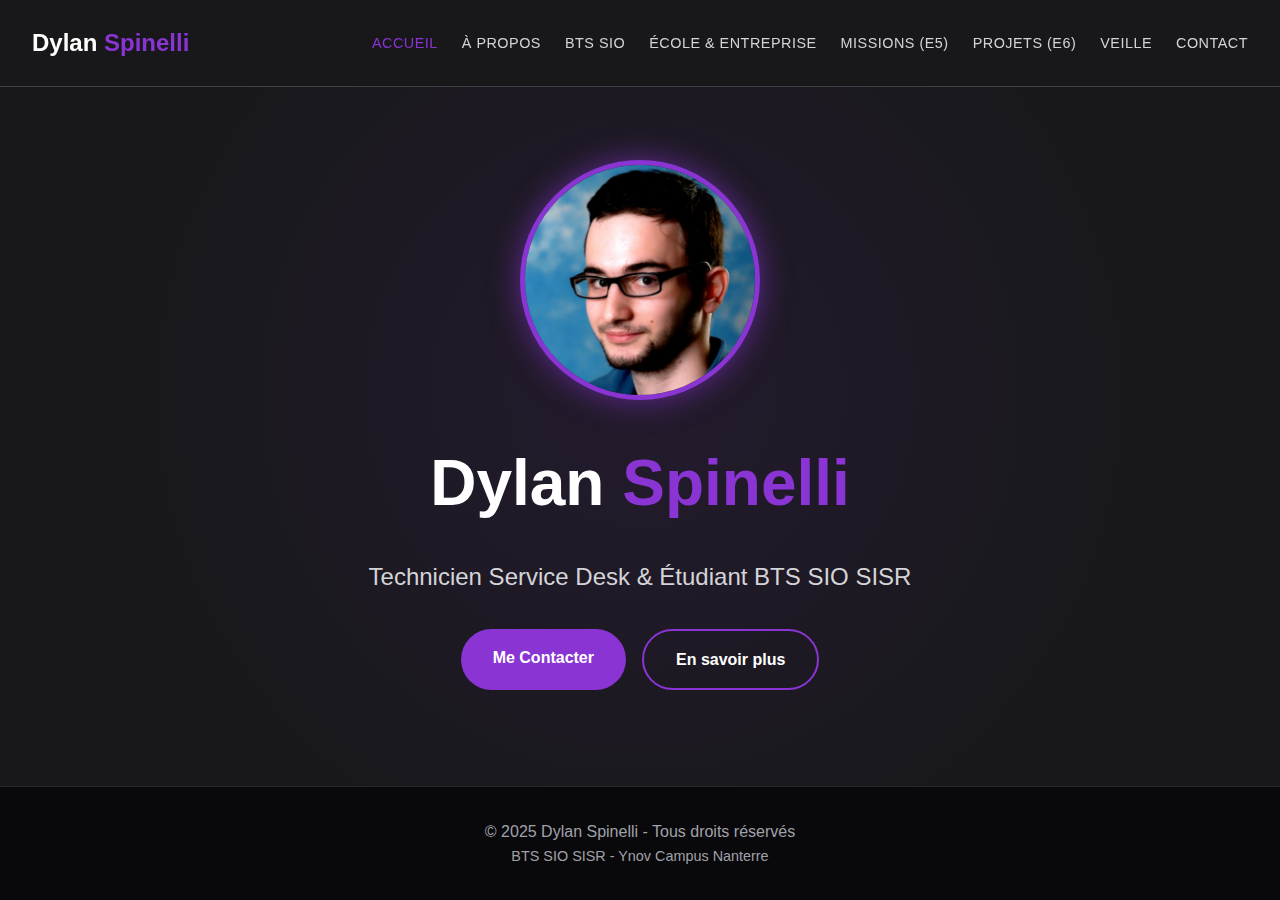
<file: index.html>
<!DOCTYPE html>
<html lang="fr">
<head>
    <meta charset="UTF-8">
    <meta name="viewport" content="width=device-width, initial-scale=1.0">
    <title>Accueil - Dylan Spinelli</title>
    <link rel="stylesheet" href="style.css">
</head>
<body>
    <nav>
        <div class="nav-container">
            <div class="logo"><span class="logo-white">Dylan</span><span class="logo-green"> Spinelli</span></div>
            <ul class="nav-links">
                <li><a href="index.html" class="active">Accueil</a></li>
                <li><a href="apropos.html">À Propos</a></li>
                <li><a href="bts.html">BTS SIO</a></li>
                <li><a href="parcours.html">École & Entreprise</a></li>
                <li><a href="missions.html">Missions (E5)</a></li>
                <li><a href="projets.html">Projets (E6)</a></li>
                <li><a href="veille.html">Veille</a></li>
                <li><a href="contact.html">Contact</a></li>
            </ul>
        </div>
    </nav>

    <main style="background-image: radial-gradient(circle at center, rgba(137, 52, 211, 0.1) 0%, transparent 70%);">
        <div class="container">
            
            <img 
                src="images/dylan.jpg" 
                alt="Photo de profil de Dylan Spinelli" 
                style="
                    width: 240px; 
                    height: 240px; 
                    border-radius: 50%; 
                    object-fit: cover;
                    /* C'est cette ligne qui corrige le cadrage vers le haut */
                    object-position: top center; 
                    border: 5px solid #8934d3; 
                    margin-bottom: 2rem; 
                    box-shadow: 0 0 30px rgba(137, 52, 211, 0.6);
                    display: block;
                    margin-left: auto;
                    margin-right: auto;
                    background-color: #27272a; /* Couleur de fond au cas où */
                "
            >

            <h1 class="hero-title">Dylan <span class="highlight">Spinelli</span></h1>
            <p class="hero-subtitle">Technicien Service Desk & Étudiant BTS SIO SISR</p>
            <div class="button-group">
                <a href="contact.html" class="btn-primary">Me Contacter</a>
                <a href="apropos.html" class="btn-secondary">En savoir plus</a>
            </div>
        </div>
    </main>

    <footer>
        <p>© 2025 Dylan Spinelli - Tous droits réservés</p>
        <p class="footer-small">BTS SIO SISR - Ynov Campus Nanterre</p>
    </footer>
</body>
</html>
</file>
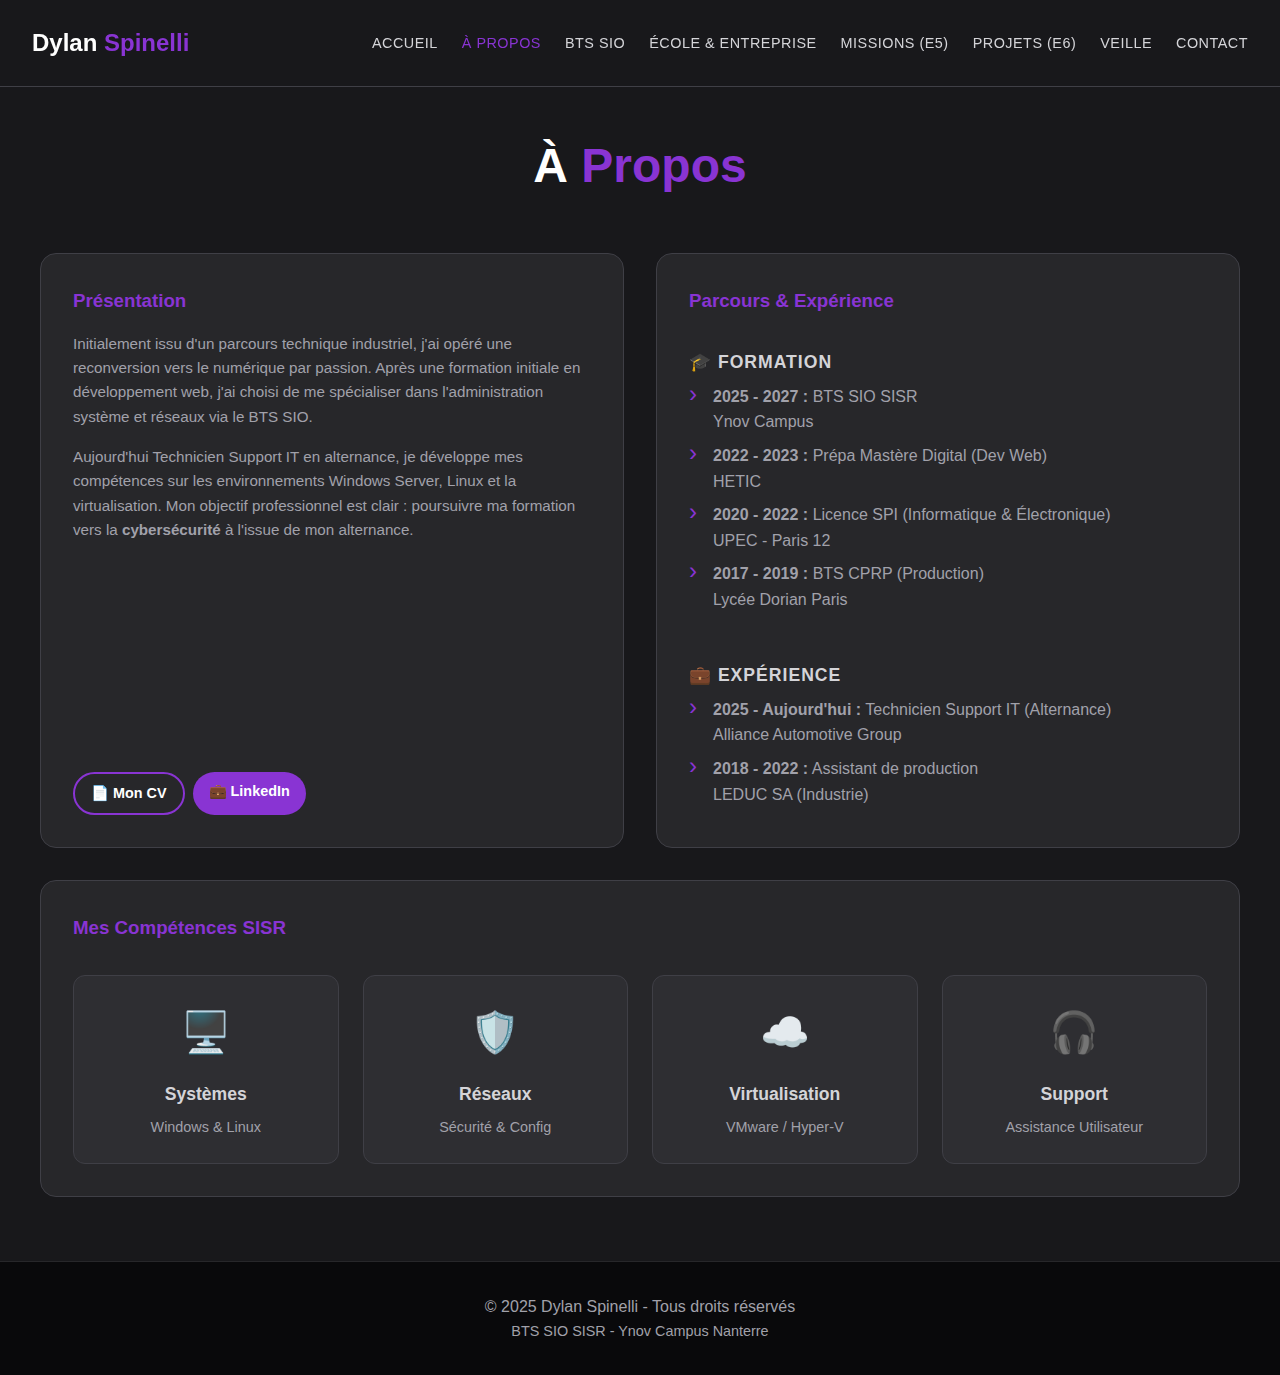
<file: apropos.html>
<!DOCTYPE html>
<html lang="fr">
<head>
    <meta charset="UTF-8">
    <meta name="viewport" content="width=device-width, initial-scale=1.0">
    <title>À Propos - Dylan Spinelli</title>
    <link rel="stylesheet" href="style.css">
</head>
<body>
    <nav>
        <div class="nav-container">
            <div class="logo"><span class="logo-white">Dylan</span><span class="logo-green"> Spinelli</span></div>
            <ul class="nav-links">
                <li><a href="index.html">Accueil</a></li>
                <li><a href="apropos.html" class="active">À Propos</a></li>
                <li><a href="bts.html">BTS SIO</a></li>
                <li><a href="parcours.html">École & Entreprise</a></li>
                <li><a href="missions.html">Missions (E5)</a></li>
                <li><a href="projets.html">Projets (E6)</a></li>
                <li><a href="veille.html">Veille</a></li>
                <li><a href="contact.html">Contact</a></li>
            </ul>
        </div>
    </nav>

    <main>
        <div class="container">
            <h2>À <span class="highlight">Propos</span></h2>
            <div class="grid-2">
                
                <div class="card">
                    <h3>Présentation</h3>
                    <p class="card-desc">
                        Initialement issu d'un parcours technique industriel, j'ai opéré une reconversion vers le numérique par passion. Après une formation initiale en développement web, j'ai choisi de me spécialiser dans l'administration système et réseaux via le BTS SIO.
                    </p>
                    <p class="card-desc">
                        Aujourd'hui Technicien Support IT en alternance, je développe mes compétences sur les environnements Windows Server, Linux et la virtualisation. Mon objectif professionnel est clair : poursuivre ma formation vers la <strong>cybersécurité</strong> à l'issue de mon alternance.
                    </p>
                    <div style="margin-top: auto; display: flex; gap: 0.5rem; flex-wrap: wrap;">
                        <a href="documents/CV_alternant_Dylan_SPINELLI_Technicien_Support_IT.pdf" target="_blank" class="btn-secondary btn-small">📄 Mon CV</a>
                        <a href="https://www.linkedin.com/in/dylanspinelli/" target="_blank" class="btn-primary btn-small">💼 LinkedIn</a>
                    </div>
                </div>

                <div class="card">
                    <h3>Parcours & Expérience</h3>
                    
                    <h4>🎓 Formation</h4>
                    <ul style="margin-bottom: 1.5rem;">
                        <li>
                            <strong>2025 - 2027 :</strong> BTS SIO SISR<br>
                            <span class="text-light-gray">Ynov Campus</span>
                        </li>
                        <li>
                            <strong>2022 - 2023 :</strong> Prépa Mastère Digital (Dev Web)<br>
                            <span class="text-light-gray">HETIC </span>
                        </li>
                        <li>
                            <strong>2020 - 2022 :</strong> Licence SPI (Informatique & Électronique)<br>
                            <span class="text-light-gray">UPEC - Paris 12 </span>
                        </li>
                        <li>
                            <strong>2017 - 2019 :</strong> BTS CPRP (Production)<br>
                            <span class="text-light-gray">Lycée Dorian Paris </span>
                        </li>
                    </ul>

                    <h4>💼 Expérience</h4>
                    <ul>
                        <li>
                            <strong>2025 - Aujourd'hui :</strong> Technicien Support IT (Alternance)<br>
                            <span class="text-light-gray">Alliance Automotive Group</span>
                        </li>
                        <li>
                            <strong>2018 - 2022 :</strong> Assistant de production<br>
                            <span class="text-light-gray">LEDUC SA (Industrie) </span>
                        </li>
                    </ul>
                </div>
            </div>

            <div style="margin-top: 2rem;">
                <div class="card">
                    <h3>Mes Compétences SISR</h3>
                    <div class="skills-grid">
                        <div class="skill-item">
                            <div class="skill-icon">🖥️</div>
                            <div class="skill-title">Systèmes</div>
                            <p style="font-size: 0.9rem; color: #a1a1aa">Windows & Linux</p>
                        </div>
        
                        <div class="skill-item">
                            <div class="skill-icon">🛡️</div>
                            <div class="skill-title">Réseaux</div>
                            <p style="font-size: 0.9rem; color: #a1a1aa">
                                Sécurité & Config
                            </p>
                        </div>
        
                        <div class="skill-item">
                            <div class="skill-icon">☁️</div>
                            <div class="skill-title">Virtualisation</div>
                            <p style="font-size: 0.9rem; color: #a1a1aa">
                                VMware / Hyper-V
                            </p>
                        </div>
        
                        <div class="skill-item">
                            <div class="skill-icon">🎧</div>
                            <div class="skill-title">Support</div>
                            <p style="font-size: 0.9rem; color: #a1a1aa">
                                Assistance Utilisateur
                            </p>
                        </div>
                    </div>
                </div>
            </div>

        </div>
    </main>

    <footer>
        <p>© 2025 Dylan Spinelli - Tous droits réservés</p>
        <p class="footer-small">BTS SIO SISR - Ynov Campus Nanterre</p>
    </footer>
</body>
</html>
</file>
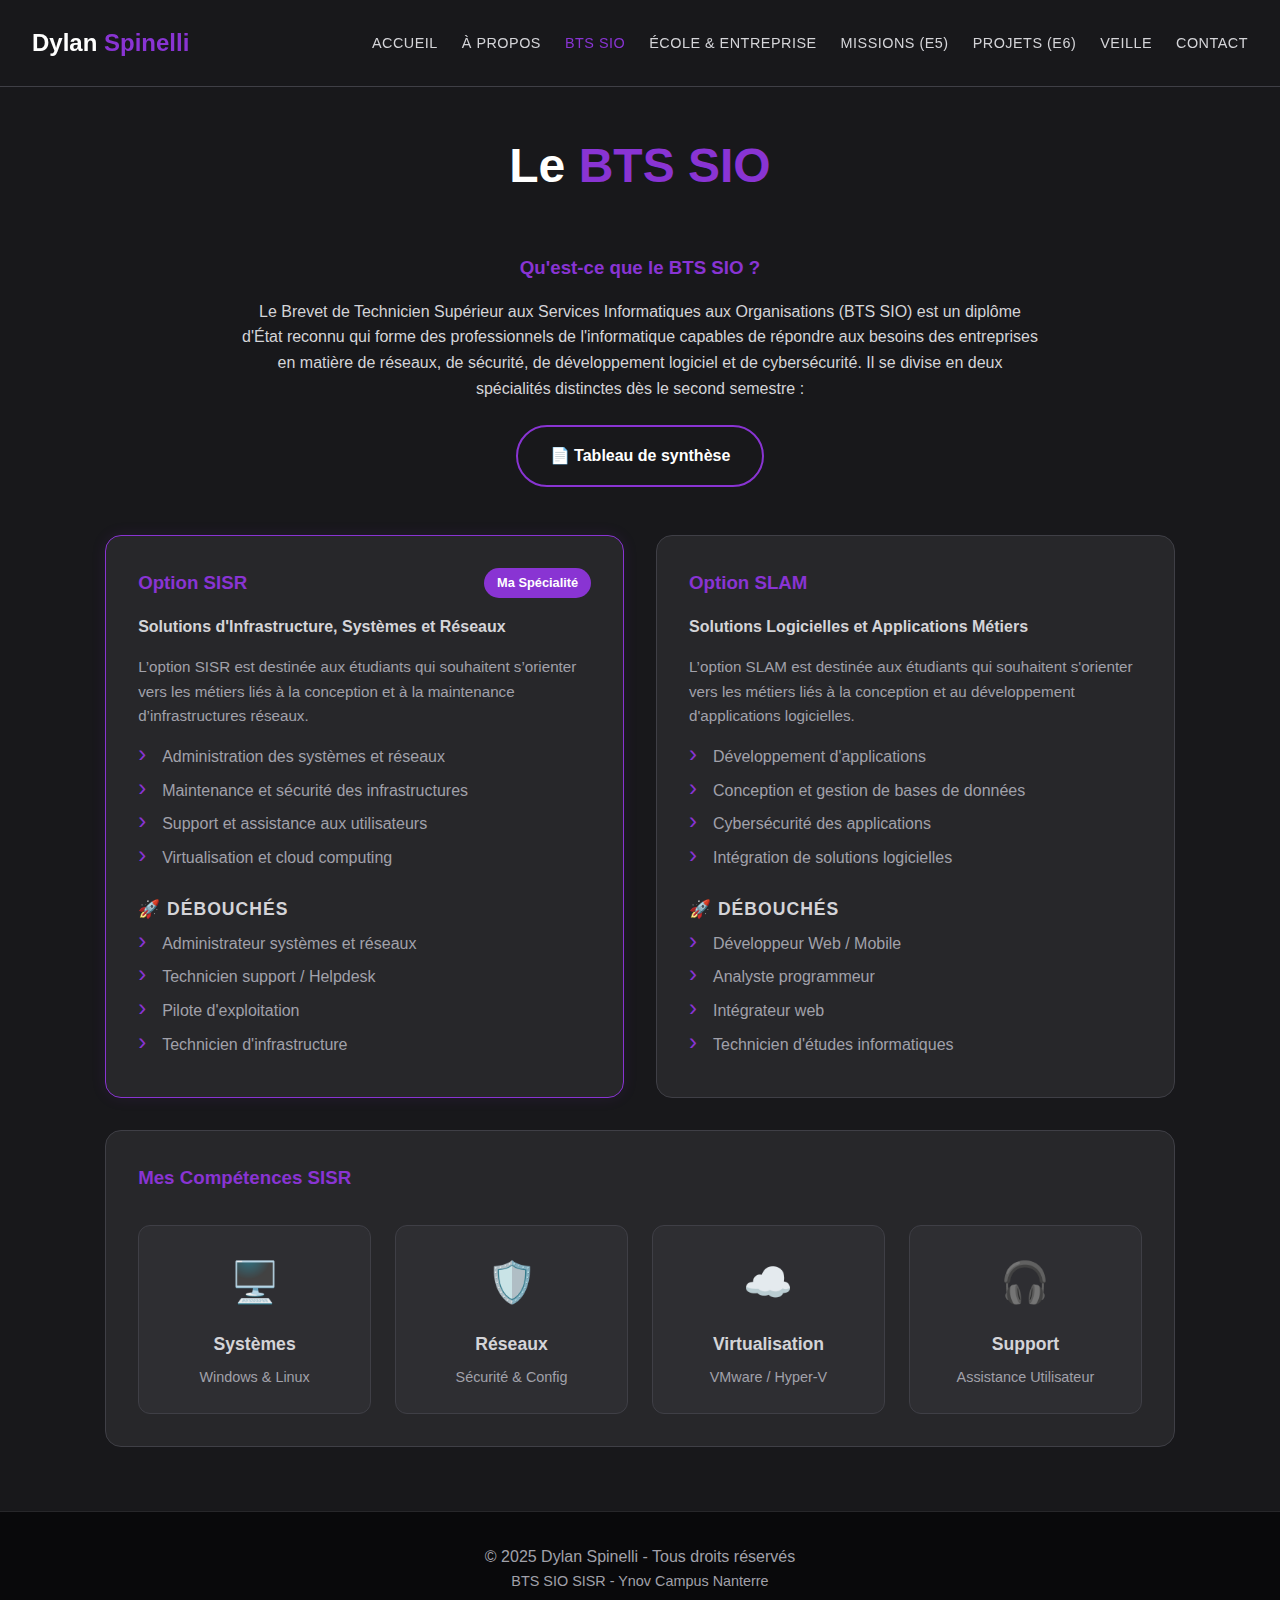
<file: bts.html>
<!DOCTYPE html>
<html lang="fr">
  <head>
    <meta charset="UTF-8" />
    <meta name="viewport" content="width=device-width, initial-scale=1.0" />
    <title>BTS SIO - Dylan Spinelli</title>
    <link rel="stylesheet" href="style.css" />
  </head>
  <body>
    <nav>
      <div class="nav-container">
        <div class="logo">
          <span class="logo-white">Dylan</span><span class="logo-green"> Spinelli</span>
        </div>
        <ul class="nav-links">
          <li><a href="index.html">Accueil</a></li>
          <li><a href="apropos.html">À Propos</a></li>
          <li><a href="bts.html" class="active">BTS SIO</a></li>
          <li><a href="parcours.html">École & Entreprise</a></li>
          <li><a href="missions.html">Missions (E5)</a></li>
          <li><a href="projets.html">Projets (E6)</a></li>
          <li><a href="veille.html">Veille</a></li>
          <li><a href="contact.html">Contact</a></li>
        </ul>
      </div>
    </nav>

    <main>
      <section id="bts">
        <div class="container">
          <h2>Le <span class="highlight">BTS SIO</span></h2>

          <div
            style="
              text-align: center;
              max-width: 800px;
              margin: 0 auto 3rem auto;
            "
          >
            <h3>Qu'est-ce que le BTS SIO ?</h3>
            <p class="text-gray">
              Le Brevet de Technicien Supérieur aux Services Informatiques aux
              Organisations (BTS SIO) est un diplôme d'État reconnu qui forme
              des professionnels de l'informatique capables de répondre aux
              besoins des entreprises en matière de réseaux, de sécurité, de
              développement logiciel et de cybersécurité. Il se divise en deux
              spécialités distinctes dès le second semestre :
            </p>
            
            <div style="margin-top: 1.5rem;">
                <a href="documents/BTS SIO 2025 - Annexe 8-1 - Epreuve E5 - Tableau de synthèse (1).pdf" class="btn-secondary" target="_blank" style="display: inline-flex; align-items: center; gap: 0.5rem; text-decoration: none;">
                    📄 Tableau de synthèse
                </a>
            </div>

          </div>

          <div class="grid-2" style="margin-bottom: 2rem">
            <div
              class="card"
              style="
                border: 1px solid #8934d3;
                box-shadow: 0 0 15px rgba(137, 52, 211, 0.1);
              "
            >
              <div
                style="
                  display: flex;
                  justify-content: space-between;
                  align-items: center;
                  margin-bottom: 1rem;
                "
              >
                <h3 style="margin-bottom: 0">Option SISR</h3>
                <span
                  style="
                    background-color: #8934d3;
                    color: white;
                    padding: 0.3rem 0.8rem;
                    border-radius: 50px;
                    font-size: 0.8rem;
                    font-weight: bold;
                  "
                  >Ma Spécialité</span
                >
              </div>
              <p class="card-subtitle">
                Solutions d'Infrastructure, Systèmes et Réseaux
              </p>
              <p class="card-desc">
                L’option SISR est destinée aux étudiants qui souhaitent
                s’orienter vers les métiers liés à la conception et à la
                maintenance d’infrastructures réseaux.
              </p>
              <ul>
                <li>Administration des systèmes et réseaux</li>
                <li>Maintenance et sécurité des infrastructures</li>
                <li>Support et assistance aux utilisateurs</li>
                <li>Virtualisation et cloud computing</li>
              </ul>
              <h4>🚀 Débouchés</h4>
              <ul>
                <li>Administrateur systèmes et réseaux</li>
                <li>Technicien support / Helpdesk</li>
                <li>Pilote d'exploitation</li>
                <li>Technicien d'infrastructure</li>
              </ul>
            </div>

            <div class="card">
              <h3>Option SLAM</h3>
              <p class="card-subtitle">
                Solutions Logicielles et Applications Métiers
              </p>
              <p class="card-desc">
                L’option SLAM est destinée aux étudiants qui souhaitent
                s'orienter vers les métiers liés à la conception et au
                développement d'applications logicielles.
              </p>
              <ul>
                <li>Développement d'applications</li>
                <li>Conception et gestion de bases de données</li>
                <li>Cybersécurité des applications</li>
                <li>Intégration de solutions logicielles</li>
              </ul>
              <h4>🚀 Débouchés</h4>
              <ul>
                <li>Développeur Web / Mobile</li>
                <li>Analyste programmeur</li>
                <li>Intégrateur web</li>
                <li>Technicien d'études informatiques</li>
              </ul>
            </div>
          </div>

          <div class="card">
            <h3>Mes Compétences SISR</h3>
            <div class="skills-grid">
              <div class="skill-item">
                <div class="skill-icon">🖥️</div>
                <div class="skill-title">Systèmes</div>
                <p style="font-size: 0.9rem; color: #a1a1aa">Windows & Linux</p>
              </div>

              <div class="skill-item">
                <div class="skill-icon">🛡️</div>
                <div class="skill-title">Réseaux</div>
                <p style="font-size: 0.9rem; color: #a1a1aa">
                  Sécurité & Config
                </p>
              </div>

              <div class="skill-item">
                <div class="skill-icon">☁️</div>
                <div class="skill-title">Virtualisation</div>
                <p style="font-size: 0.9rem; color: #a1a1aa">
                  VMware / Hyper-V
                </p>
              </div>

              <div class="skill-item">
                <div class="skill-icon">🎧</div>
                <div class="skill-title">Support</div>
                <p style="font-size: 0.9rem; color: #a1a1aa">
                  Assistance Utilisateur
                </p>
              </div>
            </div>
          </div>
        </div>
      </section>
    </main>

    <footer>
      <p>© 2025 Dylan Spinelli - Tous droits réservés</p>
      <p class="footer-small">BTS SIO SISR - Ynov Campus Nanterre</p>
    </footer>
  </body>
</html>
</file>
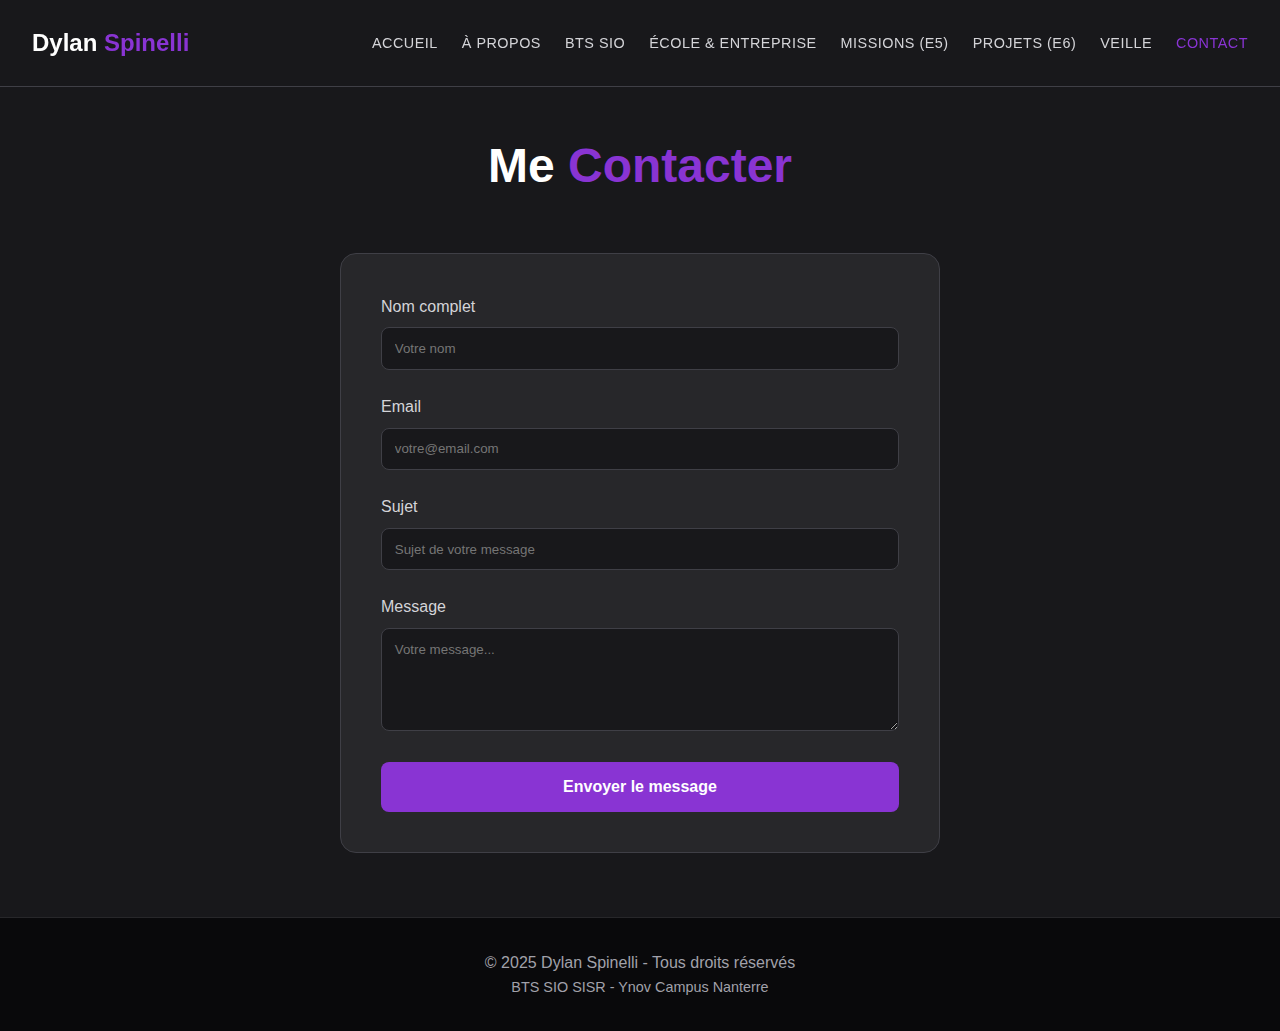
<file: contact.html>
<!DOCTYPE html>
<html lang="fr">
<head>
    <meta charset="UTF-8">
    <meta name="viewport" content="width=device-width, initial-scale=1.0">
    <title>Contact - Dylan Spinelli</title>
    <link rel="stylesheet" href="style.css">
</head>
<body>
    <nav>
        <div class="nav-container">
            <div class="logo"><span class="logo-white">Dylan</span><span class="logo-green"> Spinelli</span></div>
            <ul class="nav-links">
                <li><a href="index.html">Accueil</a></li>
                <li><a href="apropos.html">À Propos</a></li>
                <li><a href="bts.html">BTS SIO</a></li>
                <li><a href="parcours.html">École & Entreprise</a></li>
                <li><a href="missions.html">Missions (E5)</a></li>
                <li><a href="projets.html">Projets (E6)</a></li>
                <li><a href="veille.html">Veille</a></li>
                <li><a href="contact.html" class="active">Contact</a></li>
            </ul>
        </div>
    </nav>

    <main>
        <div class="container" style="display: flex; flex-direction: column; align-items: center;">
            <h2>Me <span class="highlight">Contacter</span></h2>
            
            <div class="form-container">
                <form action="#" method="POST">
                    <div class="form-group">
                        <label for="name" class="form-label">Nom complet</label>
                        <input type="text" id="name" name="name" class="form-input" placeholder="Votre nom" required>
                    </div>
                    
                    <div class="form-group">
                        <label for="email" class="form-label">Email</label>
                        <input type="email" id="email" name="email" class="form-input" placeholder="votre@email.com" required>
                    </div>

                    <div class="form-group">
                        <label for="subject" class="form-label">Sujet</label>
                        <input type="text" id="subject" name="subject" class="form-input" placeholder="Sujet de votre message" required>
                    </div>
                    
                    <div class="form-group">
                        <label for="message" class="form-label">Message</label>
                        <textarea id="message" name="message" class="form-textarea" rows="5" placeholder="Votre message..." required></textarea>
                    </div>
                    
                    <button type="submit" class="form-btn">Envoyer le message</button>
                </form>
            </div>
            
        </div>
    </main>

    <footer>
        <p>© 2025 Dylan Spinelli - Tous droits réservés</p>
        <p class="footer-small">BTS SIO SISR - Ynov Campus Nanterre</p>
    </footer>
</body>
</html>
</file>
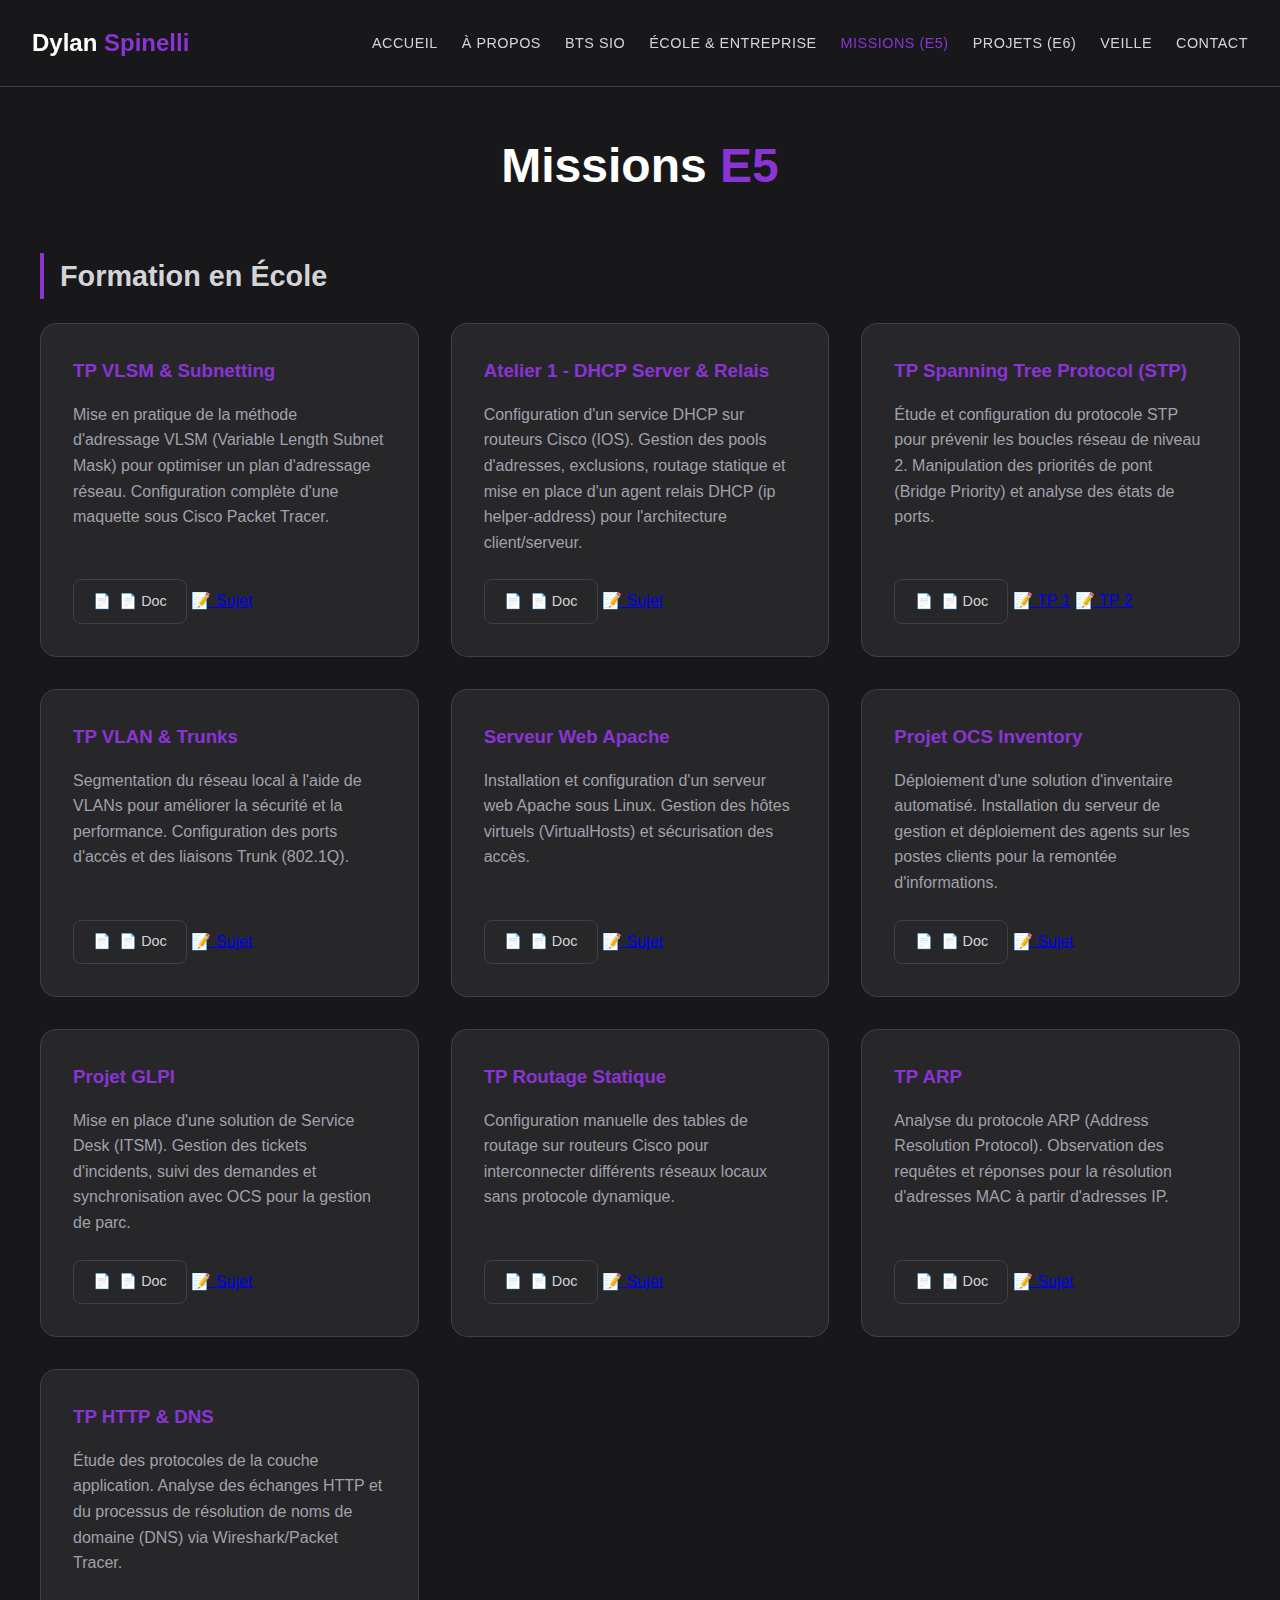
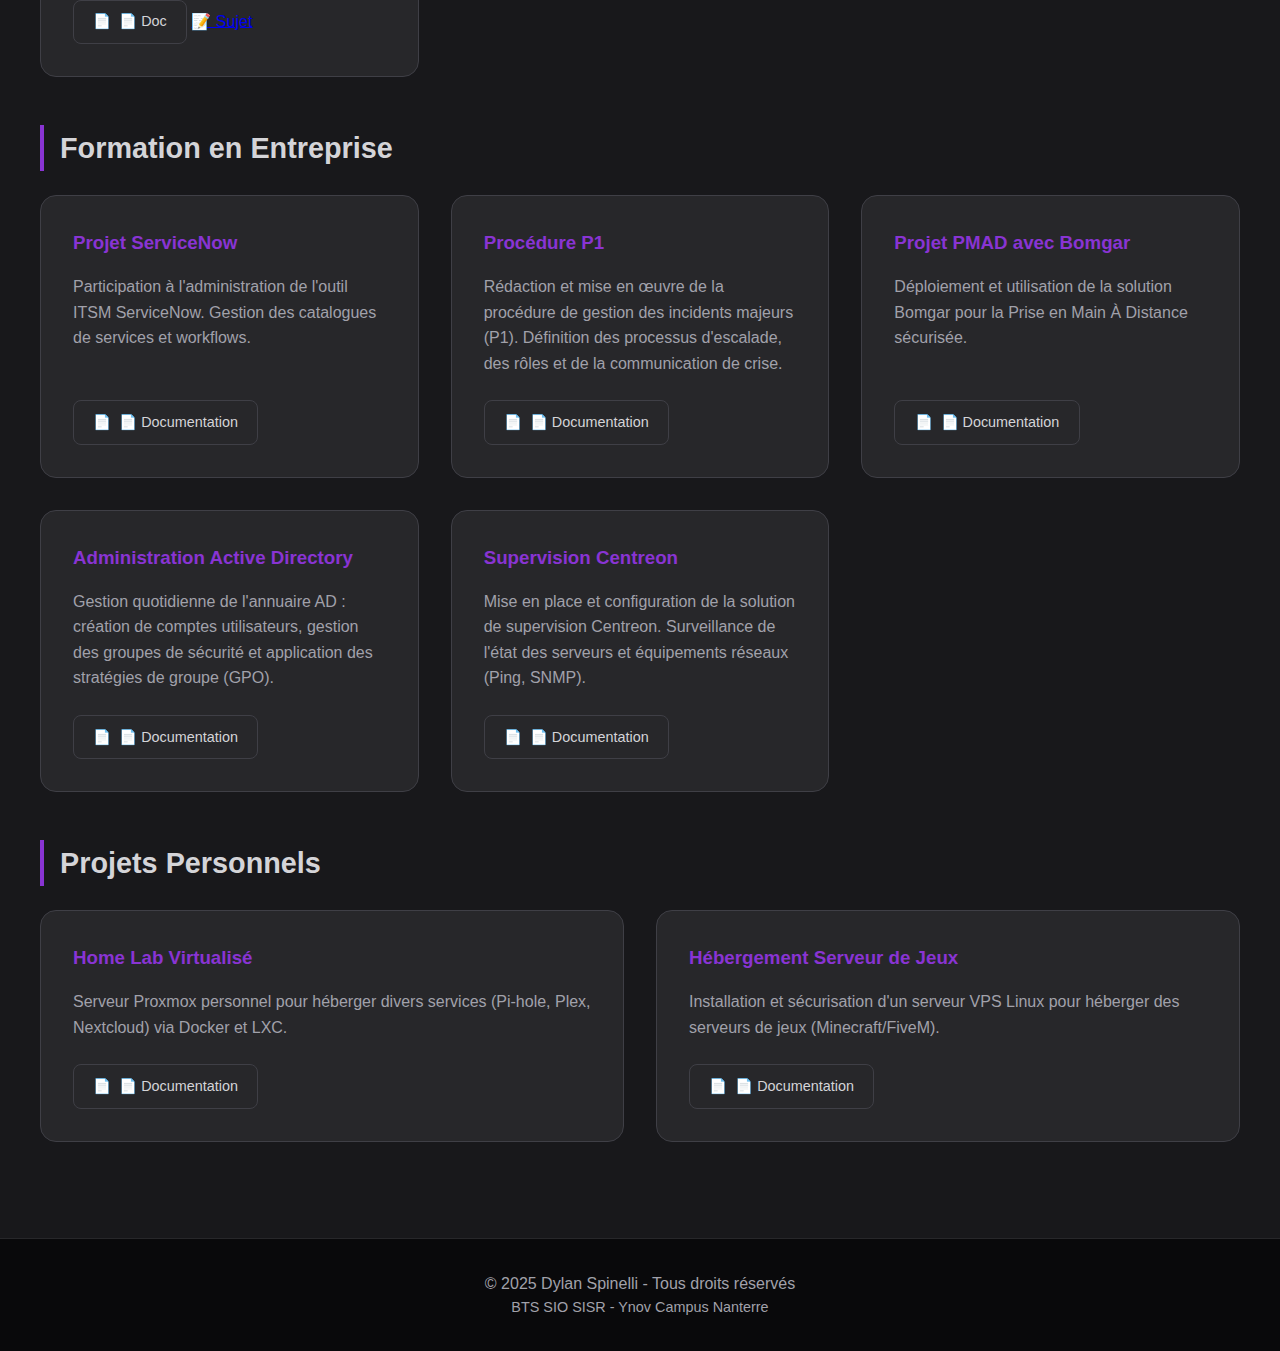
<file: missions.html>
<!DOCTYPE html>
<html lang="fr">
  <head>
    <meta charset="UTF-8" />
    <meta name="viewport" content="width=device-width, initial-scale=1.0" />
    <title>Missions E5 - Dylan Spinelli</title>
    <link rel="stylesheet" href="style.css" />
    <style>
      /* CORRECTION RESPONSIVE SPÉCIFIQUE POUR CETTE PAGE */
      .responsive-grid {
        display: grid;
        grid-template-columns: repeat(auto-fit, minmax(350px, 1fr));
        gap: 2rem;
        margin-bottom: 2rem;
      }
    </style>
  </head>
  <body>
    <nav>
      <div class="nav-container">
        <div class="logo">
          <span class="logo-white">Dylan</span><span class="logo-green"> Spinelli</span>
        </div>
        <ul class="nav-links">
          <li><a href="index.html">Accueil</a></li>
          <li><a href="apropos.html">À Propos</a></li>
          <li><a href="bts.html">BTS SIO</a></li>
          <li><a href="parcours.html">École & Entreprise</a></li>
          <li><a href="missions.html" class="active">Missions (E5)</a></li>
          <li><a href="projets.html">Projets (E6)</a></li>
          <li><a href="veille.html">Veille</a></li>
          <li><a href="contact.html">Contact</a></li>
        </ul>
      </div>
    </nav>

    <main>
      <div class="container">
        <h2>Missions <span class="highlight">E5</span></h2>

        <h3 class="subsection-title">Formation en École</h3>
        <div class="responsive-grid">
          
          <div class="card">
            <h3>TP VLSM & Subnetting</h3>
            <p class="text-light-gray" style="flex-grow: 1">
              Mise en pratique de la méthode d'adressage VLSM (Variable Length
              Subnet Mask) pour optimiser un plan d'adressage réseau.
              Configuration complète d'une maquette sous Cisco Packet Tracer.
            </p>
            <div class="card-actions">
              <a href="documents/Portefolio - TP VLSM Lab1 Subnetting.pdf" target="_blank" class="btn-action btn-doc">📄 Doc</a>
              <a href="documents/Lab1_FR.pdf" target="_blank" class="btn-action btn-sujet">📝 Sujet</a>
            </div>
          </div>

          <div class="card">
            <h3>Atelier 1 - DHCP Server & Relais</h3>
            <p class="text-light-gray" style="flex-grow: 1">
              Configuration d'un service DHCP sur routeurs Cisco (IOS). Gestion
              des pools d'adresses, exclusions, routage statique et mise en
              place d'un agent relais DHCP (ip helper-address) pour
              l'architecture client/serveur.
            </p>
            <div class="card-actions">
              <a href="documents/Portefolio - Atelier 1 DHCP.pdf" target="_blank" class="btn-action btn-doc">📄 Doc</a>
              <a href="documents/Atelier DHCP.pdf" target="_blank" class="btn-action btn-sujet">📝 Sujet</a>
            </div>
          </div>

          <div class="card">
            <h3>TP Spanning Tree Protocol (STP)</h3>
            <p class="text-light-gray" style="flex-grow: 1">
              Étude et configuration du protocole STP pour prévenir les boucles réseau de niveau 2.
              Manipulation des priorités de pont (Bridge Priority) et analyse des états de ports.
            </p>
            <div class="card-actions">
              <a href="documents/Portefolio - TP STP.pdf" target="_blank" class="btn-action btn-doc" style="flex-basis: 100%;">📄 Doc</a>
              <a href="documents/TP 1 _STP.pdf" target="_blank" class="btn-action btn-sujet">📝 TP 1</a>
              <a href="documents/TP 2 STP.pdf" target="_blank" class="btn-action btn-sujet">📝 TP 2</a>
            </div>
          </div>

          <div class="card">
            <h3>TP VLAN & Trunks</h3>
            <p class="text-light-gray" style="flex-grow: 1">
              Segmentation du réseau local à l'aide de VLANs pour améliorer la sécurité et la performance. 
              Configuration des ports d'accès et des liaisons Trunk (802.1Q).
            </p>
            <div class="card-actions">
              <a href="#" target="_blank" class="btn-action btn-doc">📄 Doc</a>
              <a href="documents/TP3-VLAN Dylan Spinelli.pdf" target="_blank" class="btn-action btn-sujet">📝 Sujet</a>
            </div>
          </div>

          <div class="card">
            <h3>Serveur Web Apache</h3>
            <p class="text-light-gray" style="flex-grow: 1">
              Installation et configuration d'un serveur web Apache sous Linux. Gestion des hôtes virtuels (VirtualHosts) et sécurisation des accès.
            </p>
            <div class="card-actions">
              <a href="#" target="_blank" class="btn-action btn-doc">📄 Doc</a>
              <a href="documents/apache2_tuto-1.pdf" target="_blank" class="btn-action btn-sujet">📝 Sujet</a>
            </div>
          </div>

          <div class="card">
            <h3>Projet OCS Inventory</h3>
            <p class="text-light-gray" style="flex-grow: 1">
              Déploiement d'une solution d'inventaire automatisé. Installation du serveur de gestion et déploiement des agents sur les postes clients pour la remontée d'informations.
            </p>
            <div class="card-actions">
              <a href="#" target="_blank" class="btn-action btn-doc">📄 Doc</a>
              <a href="documents/Tuto_OCS-GLPI.pdf" target="_blank" class="btn-action btn-sujet">📝 Sujet</a>
            </div>
          </div>

          <div class="card">
            <h3>Projet GLPI</h3>
            <p class="text-light-gray" style="flex-grow: 1">
              Mise en place d'une solution de Service Desk (ITSM). Gestion des tickets d'incidents, suivi des demandes et synchronisation avec OCS pour la gestion de parc.
            </p>
            <div class="card-actions">
              <a href="#" target="_blank" class="btn-action btn-doc">📄 Doc</a>
              <a href="documents/Tuto_OCS-GLPI.pdf" target="_blank" class="btn-action btn-sujet">📝 Sujet</a>
            </div>
          </div>

          <div class="card">
            <h3>TP Routage Statique</h3>
            <p class="text-light-gray" style="flex-grow: 1">
              Configuration manuelle des tables de routage sur routeurs Cisco pour interconnecter différents réseaux locaux sans protocole dynamique.
            </p>
            <div class="card-actions">
              <a href="#" target="_blank" class="btn-action btn-doc">📄 Doc</a>
              <a href="documents/TP-routage statique.pdf" target="_blank" class="btn-action btn-sujet">📝 Sujet</a>
            </div>
          </div>

          <div class="card">
            <h3>TP ARP</h3>
            <p class="text-light-gray" style="flex-grow: 1">
              Analyse du protocole ARP (Address Resolution Protocol). Observation des requêtes et réponses pour la résolution d'adresses MAC à partir d'adresses IP.
            </p>
            <div class="card-actions">
              <a href="#" target="_blank" class="btn-action btn-doc">📄 Doc</a>
              <a href="#" target="_blank" class="btn-action btn-sujet">📝 Sujet</a>
            </div>
          </div>

          <div class="card">
            <h3>TP HTTP & DNS</h3>
            <p class="text-light-gray" style="flex-grow: 1">
              Étude des protocoles de la couche application. Analyse des échanges HTTP et du processus de résolution de noms de domaine (DNS) via Wireshark/Packet Tracer.
            </p>
            <div class="card-actions">
              <a href="#" target="_blank" class="btn-action btn-doc">📄 Doc</a>
              <a href="documents/TP Configuration des Services Web et DNS.pdf" target="_blank" class="btn-action btn-sujet">📝 Sujet</a>
            </div>
          </div>

        </div>

        <div style="margin-top: 3rem"></div>

        <h3 class="subsection-title">Formation en Entreprise</h3>
        <div class="responsive-grid">
          
          <div class="card">
            <h3>Projet ServiceNow</h3>
            <p class="text-light-gray" style="flex-grow: 1">
              Participation à l'administration de l'outil ITSM ServiceNow.
              Gestion des catalogues de services et workflows.
            </p>
            <div class="card-actions">
              <a href="#" target="_blank" class="btn-action btn-doc">📄 Documentation</a>
            </div>
          </div>

          <div class="card">
            <h3>Procédure P1</h3>
            <p class="text-light-gray" style="flex-grow: 1">
              Rédaction et mise en œuvre de la procédure de gestion des incidents majeurs (P1). 
              Définition des processus d'escalade, des rôles et de la communication de crise.
            </p>
            <div class="card-actions">
              <a href="#" target="_blank" class="btn-action btn-doc">📄 Documentation</a>
            </div>
          </div>

          <div class="card">
            <h3>Projet PMAD avec Bomgar</h3>
            <p class="text-light-gray" style="flex-grow: 1">
              Déploiement et utilisation de la solution Bomgar pour la Prise en
              Main À Distance sécurisée.
            </p>
            <div class="card-actions">
              <a href="#" target="_blank" class="btn-action btn-doc">📄 Documentation</a>
            </div>
          </div>

          <div class="card">
            <h3>Administration Active Directory</h3>
            <p class="text-light-gray" style="flex-grow: 1">
              Gestion quotidienne de l'annuaire AD : création de comptes utilisateurs, 
              gestion des groupes de sécurité et application des stratégies de groupe (GPO).
            </p>
            <div class="card-actions">
              <a href="#" target="_blank" class="btn-action btn-doc">📄 Documentation</a>
            </div>
          </div>

          <div class="card">
            <h3>Supervision Centreon</h3>
            <p class="text-light-gray" style="flex-grow: 1">
              Mise en place et configuration de la solution de supervision Centreon. 
              Surveillance de l'état des serveurs et équipements réseaux (Ping, SNMP).
            </p>
            <div class="card-actions">
              <a href="#" target="_blank" class="btn-action btn-doc">📄 Documentation</a>
            </div>
          </div>

        </div>

        <div style="margin-top: 3rem"></div>

        <h3 class="subsection-title">Projets Personnels</h3>
        <div class="responsive-grid">
          <div class="card">
            <h3>Home Lab Virtualisé</h3>
            <p class="text-light-gray" style="flex-grow: 1">
              Serveur Proxmox personnel pour héberger divers services (Pi-hole,
              Plex, Nextcloud) via Docker et LXC.
            </p>
            <div class="card-actions">
              <a href="#" target="_blank" class="btn-action btn-doc">📄 Documentation</a>
            </div>
          </div>
          <div class="card">
            <h3>Hébergement Serveur de Jeux</h3>
            <p class="text-light-gray" style="flex-grow: 1">
              Installation et sécurisation d'un serveur VPS Linux pour héberger
              des serveurs de jeux (Minecraft/FiveM).
            </p>
            <div class="card-actions">
              <a href="#" target="_blank" class="btn-action btn-doc">📄 Documentation</a>
            </div>
          </div>
        </div>
      </div>
    </main>

    <footer>
      <p>© 2025 Dylan Spinelli - Tous droits réservés</p>
      <p class="footer-small">BTS SIO SISR - Ynov Campus Nanterre</p>
    </footer>
  </body>
</html>
</file>
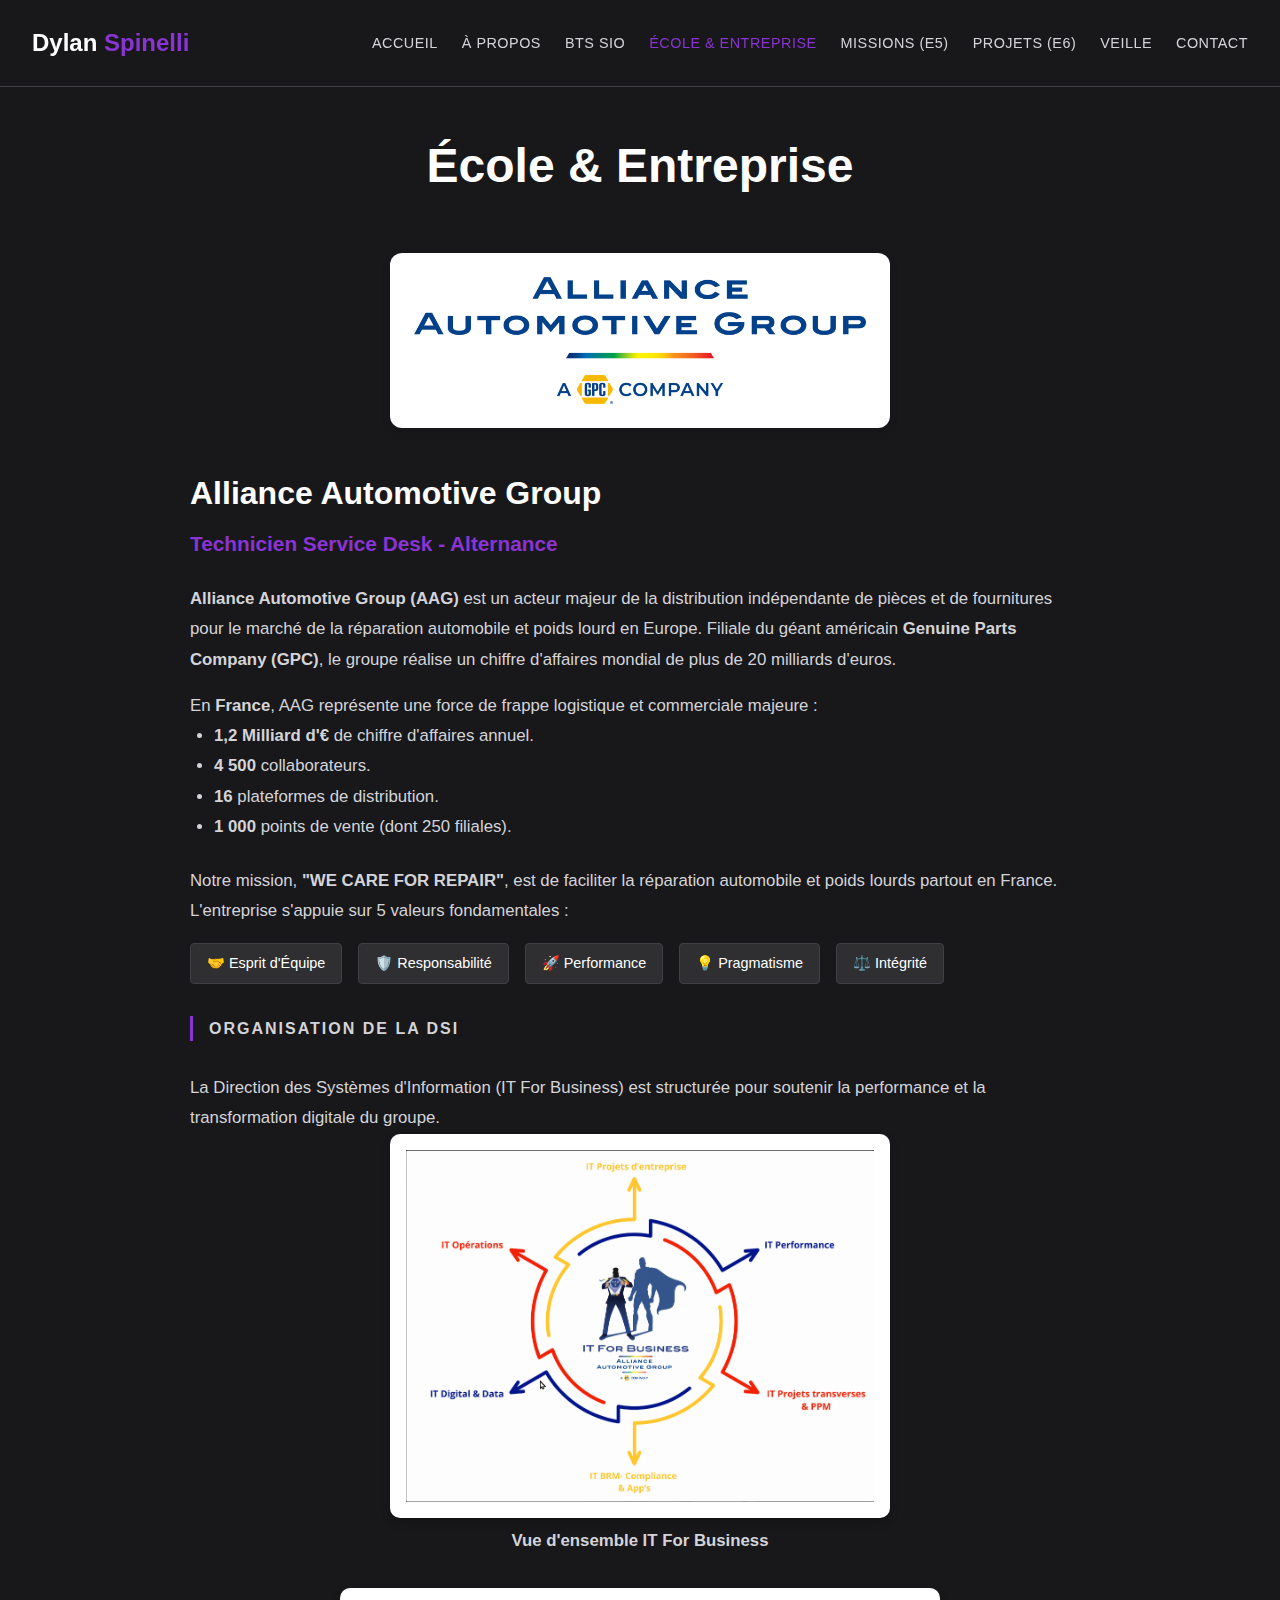
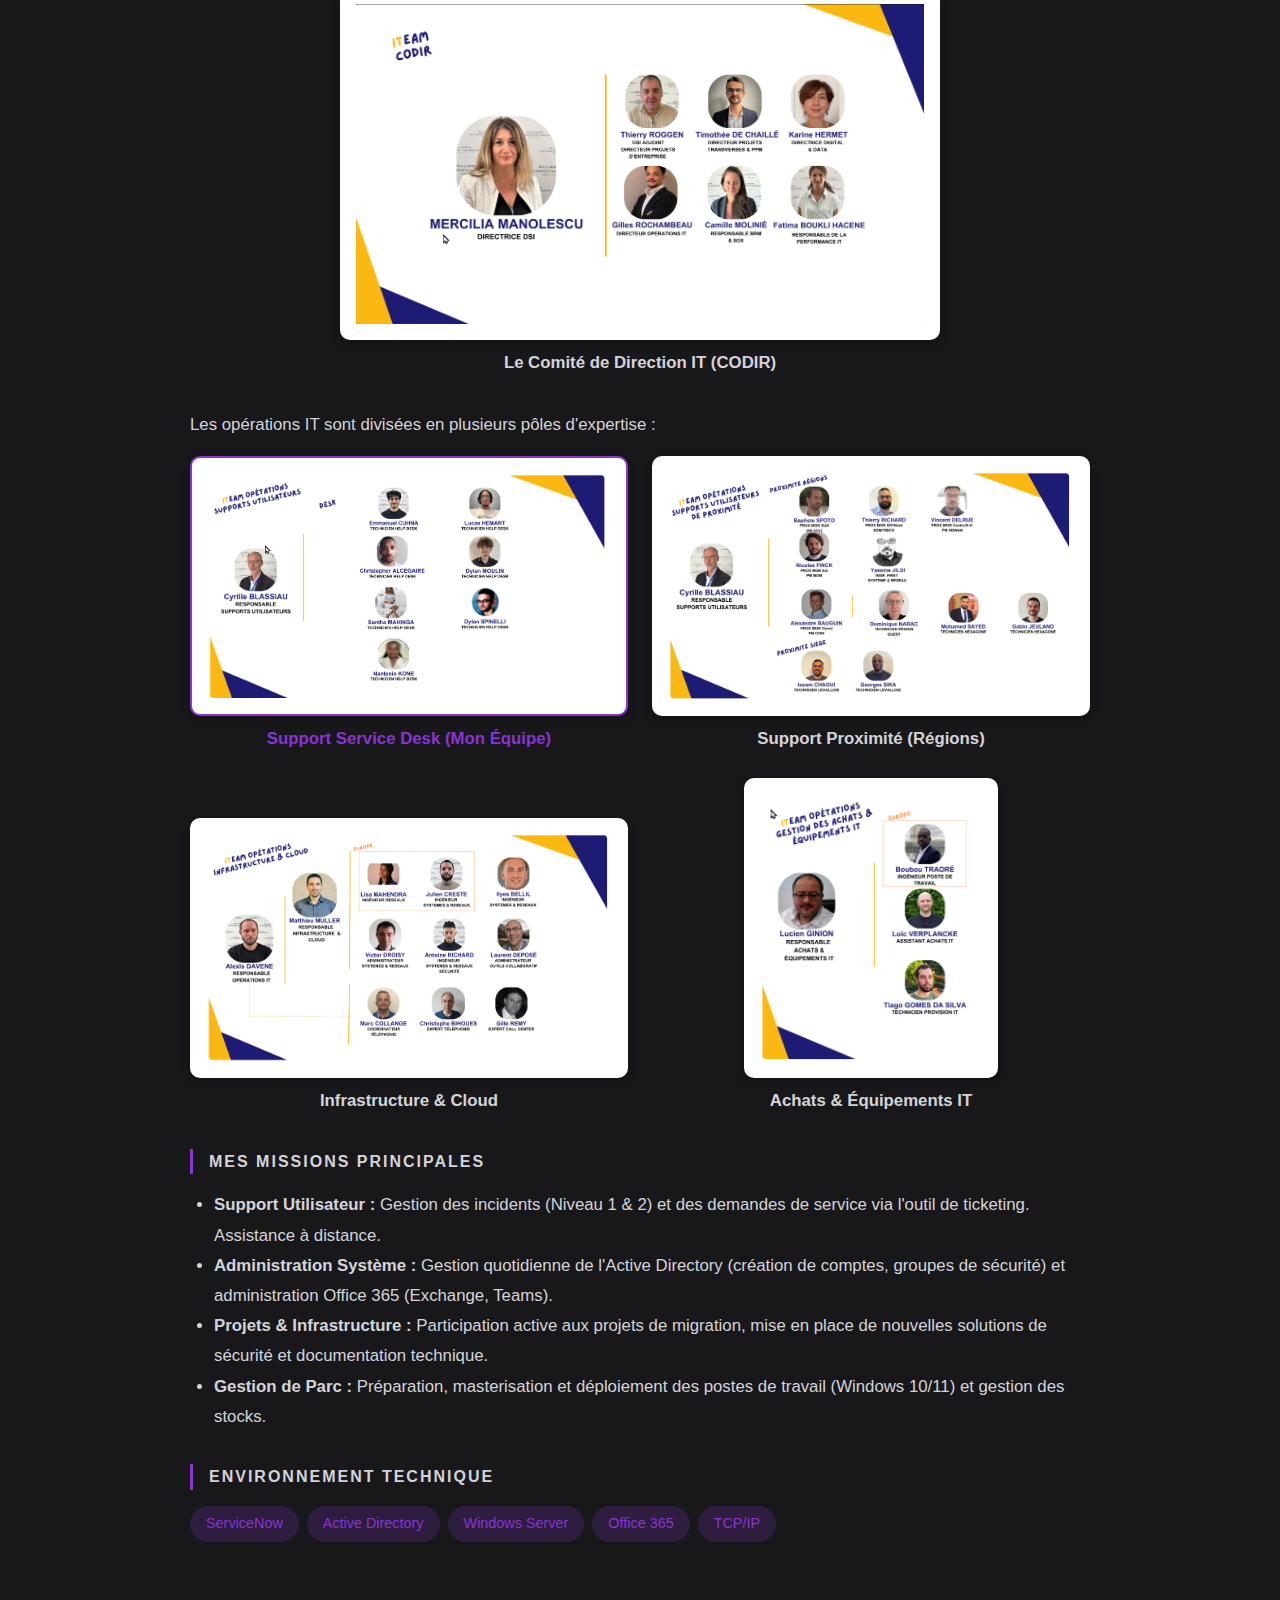
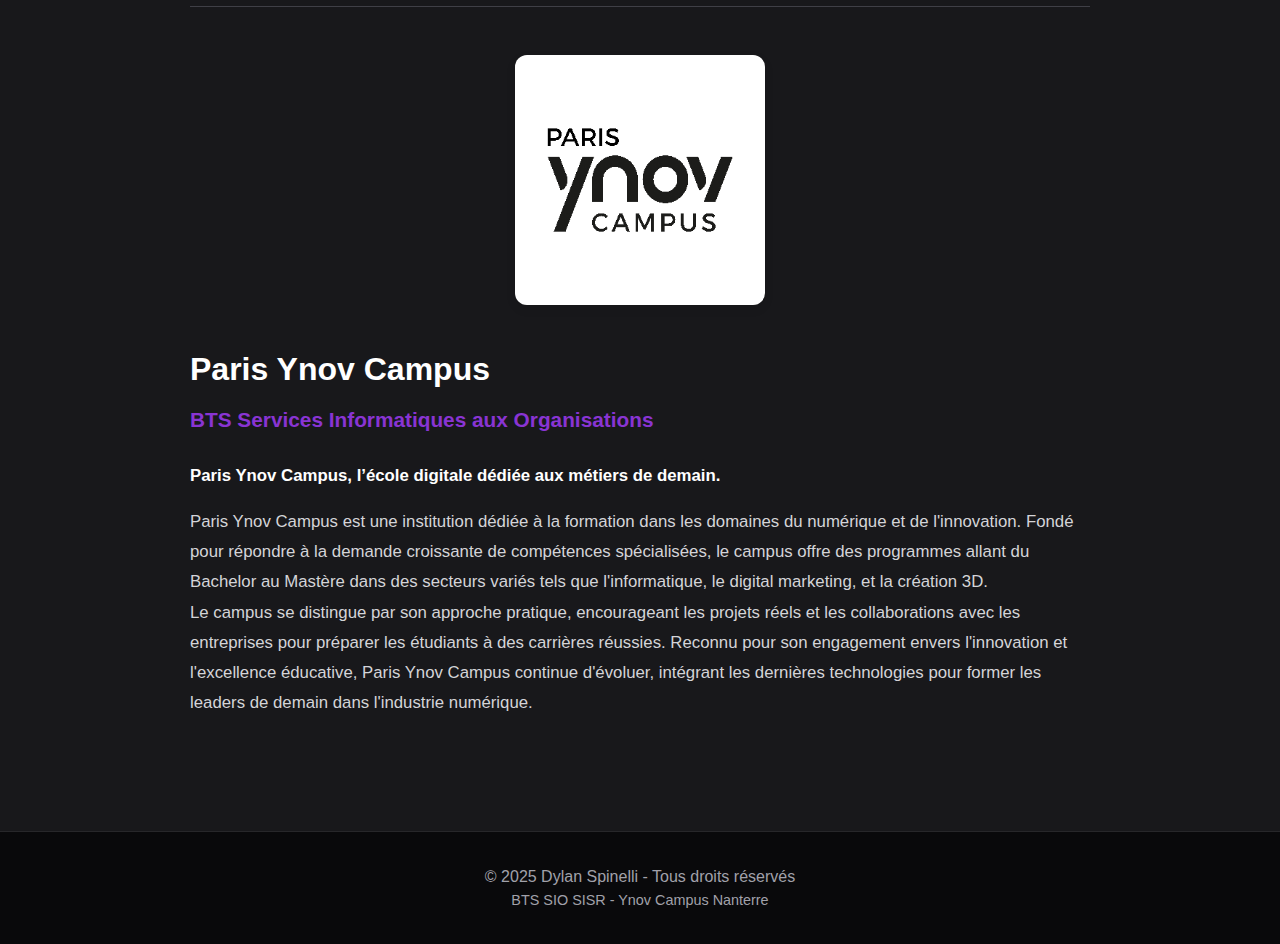
<file: parcours.html>
<!DOCTYPE html>
<html lang="fr">
  <head>
    <meta charset="UTF-8" />
    <meta name="viewport" content="width=device-width, initial-scale=1.0" />
    <title>École & Entreprise - Dylan Spinelli</title>
    <link rel="stylesheet" href="style.css" />
    <style>
        .exp-logo-container {
            text-align: center;
            margin-bottom: 2rem;
        }
        
        /* Styles pour les images de la DSI */
        .dsi-presentation {
            margin: 2rem 0;
        }

        .dsi-image-container {
            text-align: center;
            margin-bottom: 2rem;
        }

        .dsi-img {
            max-width: 100%; 
            height: auto; 
            background-color: white; 
            padding: 1rem; 
            border-radius: 10px;
            box-shadow: 0 4px 10px rgba(0,0,0,0.2);
            display: block;
            margin: 0 auto;
        }

        /* Grille pour les équipes (2 colonnes) */
        .teams-grid {
            display: grid;
            grid-template-columns: repeat(auto-fit, minmax(300px, 1fr));
            gap: 1.5rem;
            margin-top: 1rem;
        }

        .team-item {
            text-align: center;
            display: flex;
            flex-direction: column;
            justify-content: flex-end;
        }
        
        .team-caption {
            color: #d4d4d8;
            margin-top: 0.5rem;
            font-size: 0.9rem;
            font-weight: 600;
        }
        
        /* Petit style pour les listes de valeurs */
        .values-list {
            display: flex;
            flex-wrap: wrap;
            gap: 1rem;
            margin-top: 1rem;
            margin-bottom: 2rem;
        }
        
        .value-tag {
            background-color: rgba(255, 255, 255, 0.1);
            padding: 0.5rem 1rem;
            border-radius: 4px;
            font-size: 0.9rem;
            color: #fff;
            border: 1px solid #3f3f46;
        }
    </style>
  </head>
  <body>
    <nav>
      <div class="nav-container">
        <div class="logo">
          <span class="logo-white">Dylan</span><span class="logo-green"> Spinelli</span>
        </div>
        <ul class="nav-links">
          <li><a href="index.html">Accueil</a></li>
          <li><a href="apropos.html">À Propos</a></li>
          <li><a href="bts.html">BTS SIO</a></li>
          <li><a href="parcours.html" class="active">École & Entreprise</a></li>
          <li><a href="missions.html">Missions (E5)</a></li>
          <li><a href="projets.html">Projets (E6)</a></li>
          <li><a href="veille.html">Veille</a></li>
          <li><a href="contact.html">Contact</a></li>
        </ul>
      </div>
    </nav>

    <main>
      <div class="container">
        <h2>École & Entreprise</h2>
        
        <div class="timeline-layout">
          
          <div class="experience-block">
            <div class="exp-logo-container">
                <img 
                    src="images/aag.png" 
                    alt="Logo Alliance Automotive Group" 
                    style="max-width: 500px; width: 100%; height: auto; background-color: white; padding: 1.5rem; border-radius: 12px; box-shadow: 0 4px 10px rgba(0,0,0,0.1);"
                >
            </div>

            <h3>Alliance Automotive Group</h3>
            <span class="role">Technicien Service Desk - Alternance</span>
            
            <p>
              <strong>Alliance Automotive Group (AAG)</strong> est un acteur majeur de la distribution indépendante de pièces et de fournitures pour le marché de la réparation automobile et poids lourd en Europe. Filiale du géant américain <strong>Genuine Parts Company (GPC)</strong>, le groupe réalise un chiffre d'affaires mondial de plus de 20 milliards d'euros.
            </p>
            
            <p style="margin-top: 1rem;">
                En <strong>France</strong>, AAG représente une force de frappe logistique et commerciale majeure :
            </p>
            <ul style="list-style-type: disc; padding-left: 1.5rem; margin-bottom: 1.5rem; color: #d4d4d8;">
                <li><strong>1,2 Milliard d'€</strong> de chiffre d'affaires annuel.</li>
                <li><strong>4 500</strong> collaborateurs.</li>
                <li><strong>16</strong> plateformes de distribution.</li>
                <li><strong>1 000</strong> points de vente (dont 250 filiales).</li>
            </ul>

            <p>
                Notre mission, <strong>"WE CARE FOR REPAIR"</strong>, est de faciliter la réparation automobile et poids lourds partout en France. L'entreprise s'appuie sur 5 valeurs fondamentales :
            </p>
            <div class="values-list">
                <span class="value-tag">🤝 Esprit d'Équipe</span>
                <span class="value-tag">🛡️ Responsabilité</span>
                <span class="value-tag">🚀 Performance</span>
                <span class="value-tag">💡 Pragmatisme</span>
                <span class="value-tag">⚖️ Intégrité</span>
            </div>

            <h4>Organisation de la DSI</h4>
            <div class="dsi-presentation">
                <p>
                    La Direction des Systèmes d'Information (IT For Business) est structurée pour soutenir la performance et la transformation digitale du groupe.
                </p>
                
                <div class="dsi-image-container">
                    <img src="images/dsi.png" alt="Schéma Organisation DSI" class="dsi-img" style="max-width: 500px;">
                    <p class="team-caption">Vue d'ensemble IT For Business</p>
                </div>

                <div class="dsi-image-container">
                    <img src="images/managers_dsi.png" alt="Codir DSI" class="dsi-img" style="max-width: 600px;">
                    <p class="team-caption">Le Comité de Direction IT (CODIR)</p>
                </div>

                <p>Les opérations IT sont divisées en plusieurs pôles d'expertise :</p>
                
                <div class="teams-grid">
                    
                    <div class="team-item">
                        <img src="images/desk.png" alt="Equipe Service Desk" class="dsi-img" style="border: 2px solid #8934d3;">
                        <p class="team-caption" style="color: #8934d3;">Support Service Desk (Mon Équipe)</p>
                    </div>

                    <div class="team-item">
                        <img src="images/proxy.png" alt="Equipe Proximité" class="dsi-img">
                        <p class="team-caption">Support Proximité (Régions)</p>
                    </div>

                    <div class="team-item">
                        <img src="images/infra.png" alt="Equipe Infrastructure" class="dsi-img">
                        <p class="team-caption">Infrastructure & Cloud</p>
                    </div>
                    
                    <div class="team-item">
                        <img src="images/supply_chain.png" alt="Equipe Achats IT" class="dsi-img" style="max-height: 300px; width: auto;">
                        <p class="team-caption">Achats & Équipements IT</p>
                    </div>

                </div>
            </div>

            <h4>Mes Missions Principales</h4>
            <ul style="list-style-type: disc; padding-left: 1.5rem; margin-bottom: 1.5rem;">
                <li><strong>Support Utilisateur :</strong> Gestion des incidents (Niveau 1 & 2) et des demandes de service via l'outil de ticketing. Assistance à distance.</li>
                <li><strong>Administration Système :</strong> Gestion quotidienne de l'Active Directory (création de comptes, groupes de sécurité) et administration Office 365 (Exchange, Teams).</li>
                <li><strong>Projets & Infrastructure :</strong> Participation active aux projets de migration, mise en place de nouvelles solutions de sécurité et documentation technique.</li>
                <li><strong>Gestion de Parc :</strong> Préparation, masterisation et déploiement des postes de travail (Windows 10/11) et gestion des stocks.</li>
            </ul>

            <h4>Environnement Technique</h4>
            <div class="tags">
                <span class="tag">ServiceNow</span>
                <span class="tag">Active Directory</span>
                <span class="tag">Windows Server</span>
                <span class="tag">Office 365</span>
                <span class="tag">TCP/IP</span>
            </div>
          </div>

          <div class="experience-block">
            <div class="exp-logo-container">
                <img 
                    src="images/ecole.png" 
                    alt="Logo Paris Ynov Campus" 
                    style="max-width: 250px; width: 100%; height: auto; background-color: white; padding: 1rem; border-radius: 12px; box-shadow: 0 4px 10px rgba(0,0,0,0.1);"
                >
            </div>

            <h3>Paris Ynov Campus</h3>
            <span class="role">BTS Services Informatiques aux Organisations</span>
            
            <p style="font-weight: bold; margin-bottom: 1rem; color: white;">
              Paris Ynov Campus, l’école digitale dédiée aux métiers de demain.
            </p>
            
            <p>
              Paris Ynov Campus est une institution dédiée à la formation dans les domaines du numérique et de l'innovation. Fondé pour répondre à la demande croissante de compétences spécialisées, le campus offre des programmes allant du Bachelor au Mastère dans des secteurs variés tels que l'informatique, le digital marketing, et la création 3D.
            </p>
            
            <p>
              Le campus se distingue par son approche pratique, encourageant les projets réels et les collaborations avec les entreprises pour préparer les étudiants à des carrières réussies. Reconnu pour son engagement envers l'innovation et l'excellence éducative, Paris Ynov Campus continue d'évoluer, intégrant les dernières technologies pour former les leaders de demain dans l'industrie numérique.
            </p>
          </div>

        </div>
      </div>
    </main>

    <footer>
      <p>© 2025 Dylan Spinelli - Tous droits réservés</p>
      <p class="footer-small">BTS SIO SISR - Ynov Campus Nanterre</p>
    </footer>
  </body>
</html>
</file>
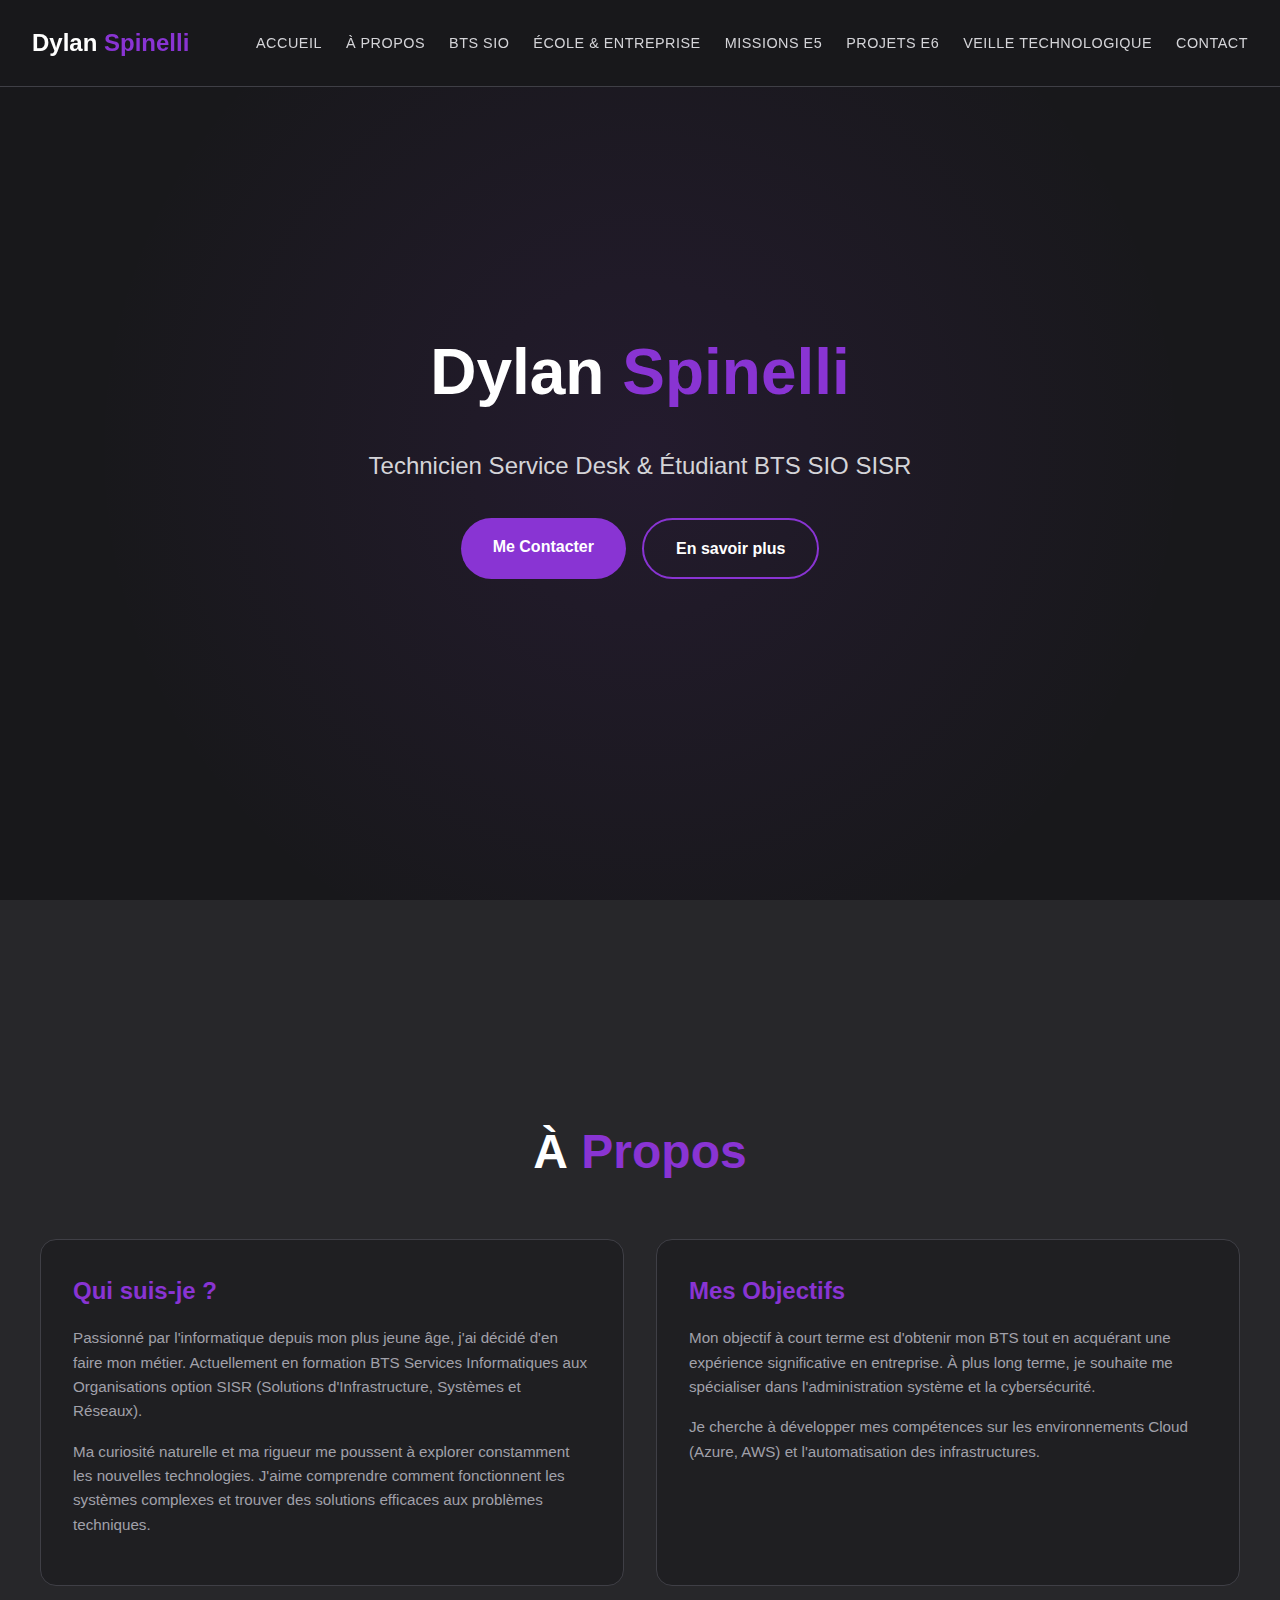
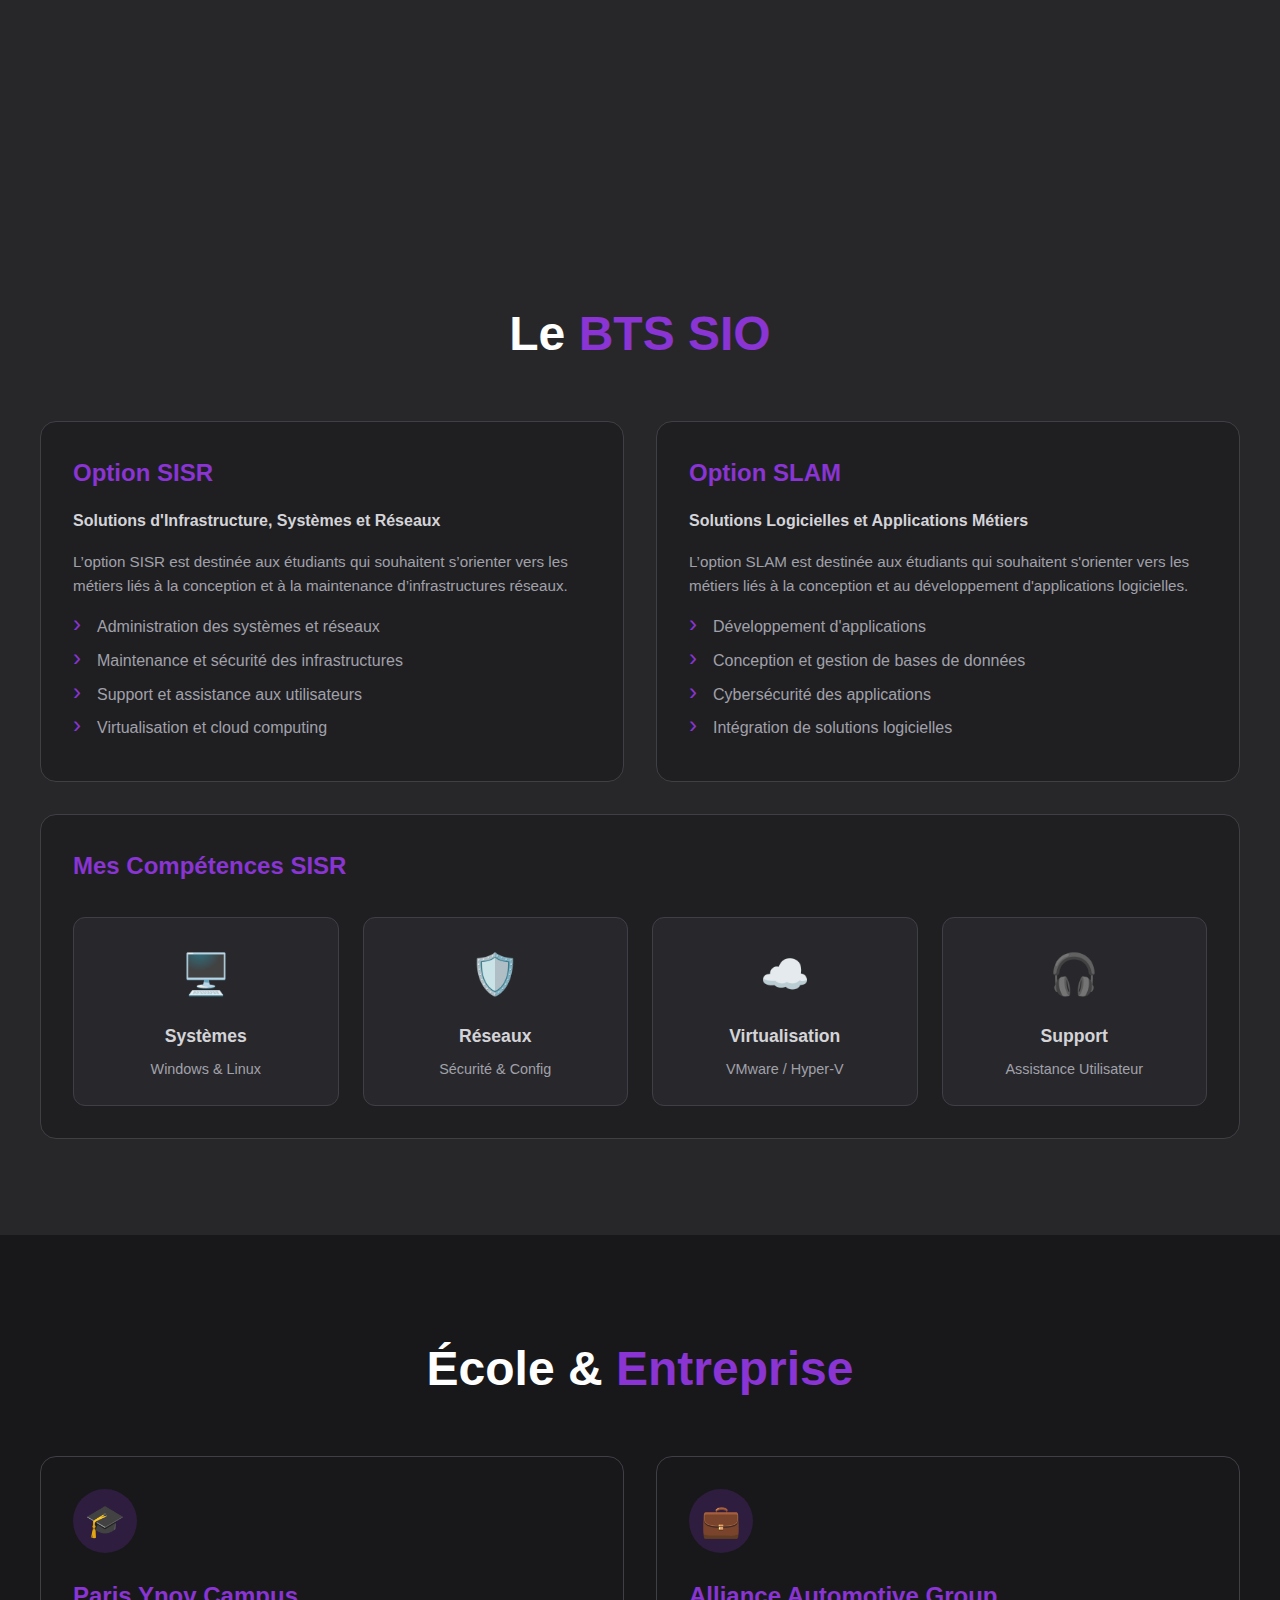
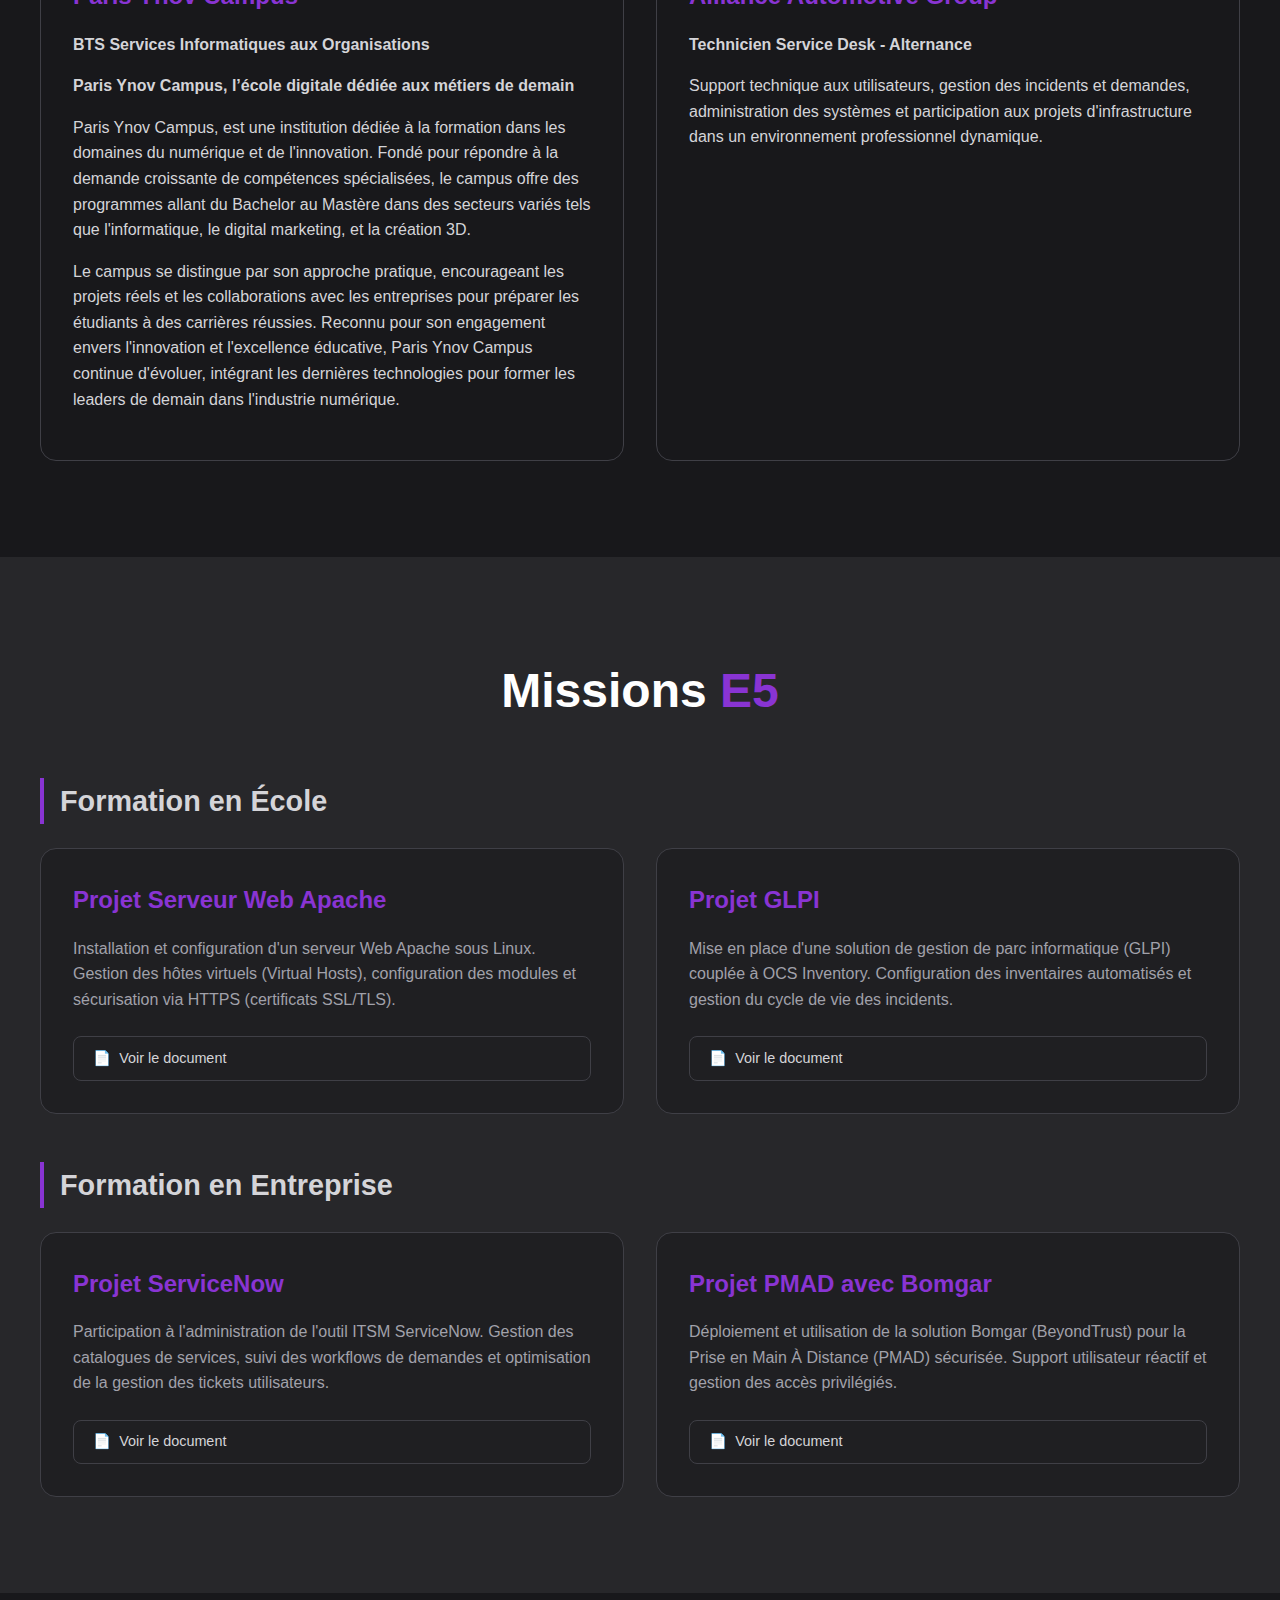
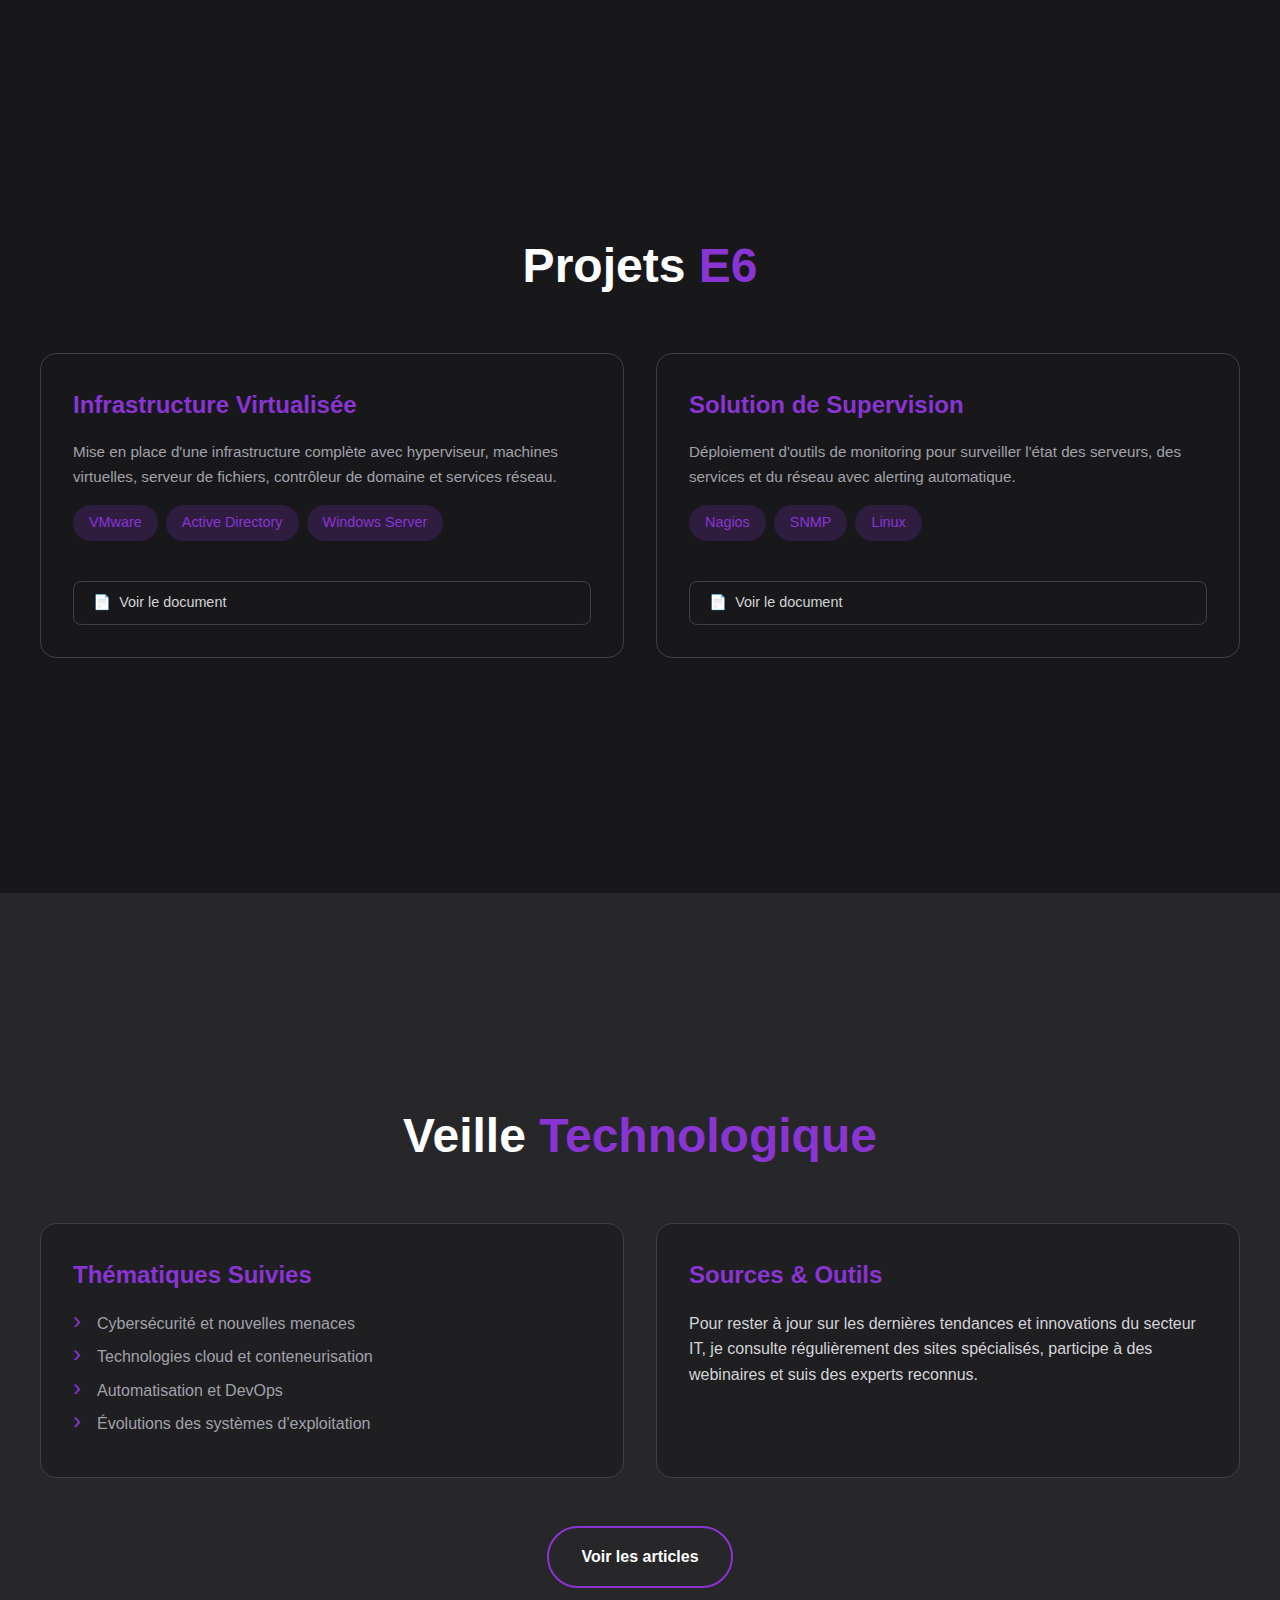
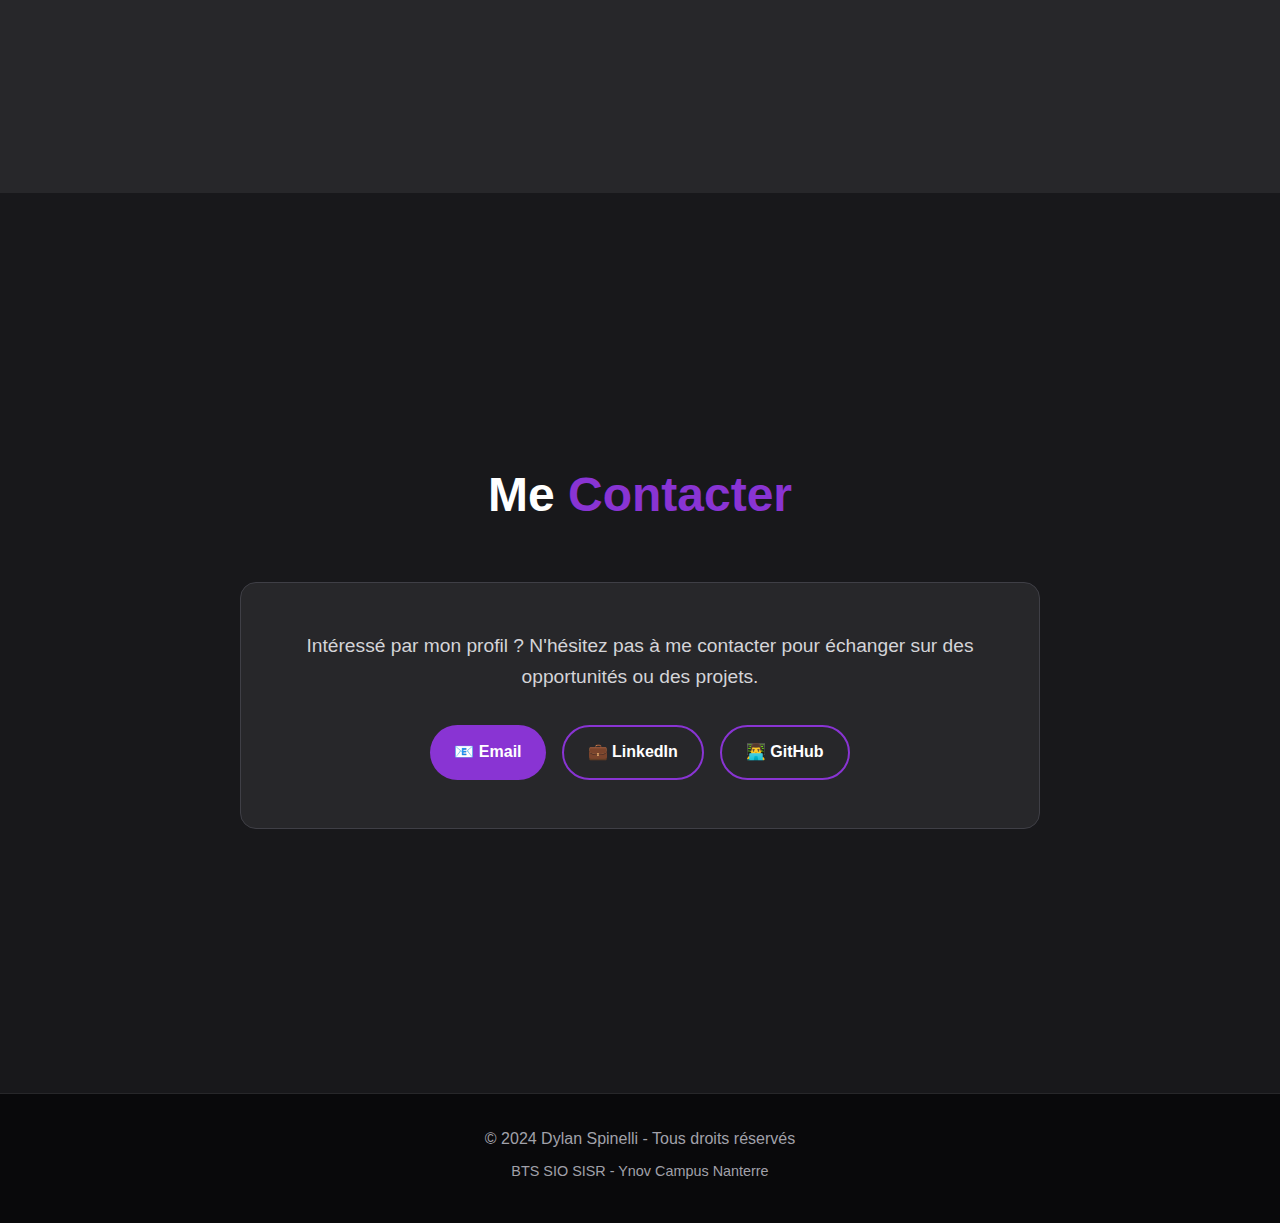
<file: portfolio.html>
<!DOCTYPE html>
<html lang="fr">
<head>
    <meta charset="UTF-8">
    <meta name="viewport" content="width=device-width, initial-scale=1.0">
    <title>Dylan Spinelli - Portfolio BTS SIO SISR</title>
<style>
    * {
        margin: 0;
        padding: 0;
        box-sizing: border-box;
    }

    html {
        scroll-behavior: smooth;
    }

    body {
        font-family: -apple-system, BlinkMacSystemFont, 'Segoe UI', Roboto, Oxygen, Ubuntu, Cantarell, sans-serif;
        background-color: #18181b;
        color: #ffffff;
        line-height: 1.6;
    }

    nav {
        position: fixed;
        top: 0;
        width: 100%;
        background-color: rgba(24, 24, 27, 0.95);
        backdrop-filter: blur(10px);
        z-index: 1000;
        border-bottom: 1px solid #3f3f46;
    }

    .nav-container {
        max-width: 1280px;
        margin: 0 auto;
        padding: 1.5rem 2rem;
        display: flex;
        justify-content: space-between;
        align-items: center;
    }

    .logo {
        font-size: 1.5rem;
        font-weight: bold;
    }

    .logo-white {
        color: #ffffff;
    }

    .logo-green {
        color: #8934d3; /* violet */
    }

    .nav-links {
        display: flex;
        gap: 1.5rem;
        list-style: none;
    }

    .nav-links a {
        color: #d4d4d8;
        text-decoration: none;
        font-size: 0.9rem;
        transition: color 0.3s;
        text-transform: uppercase;
        font-weight: 500;
        letter-spacing: 0.5px;
    }

    .nav-links a:hover {
        color: #8934d3;
    }

    section {
        min-height: 100vh;
        padding: 6rem 2rem;
        display: flex;
        align-items: center;
        justify-content: center;
        flex-direction: column;
    }

    .container {
        max-width: 1200px;
        width: 100%;
    }

    h2 {
        font-size: 3rem;
        margin-bottom: 3rem;
        text-align: center;
    }

    .subsection-title {
        font-size: 1.8rem;
        color: #d4d4d8;
        margin-bottom: 1.5rem;
        padding-left: 1rem;
        border-left: 4px solid #8934d3;
        margin-top: 1rem;
    }

    .highlight {
        color: #8934d3;
    }

    /* --- Styles Accueil --- */
    #accueil {
        text-align: center;
        background-image: radial-gradient(circle at center, rgba(137, 52, 211, 0.1) 0%, transparent 70%);
    }

    .hero-avatar {
        width: 160px;
        height: 160px;
        margin: 0 auto 2rem;
        background: linear-gradient(135deg, #8934d3, #8934d3);
        border-radius: 50%;
        display: flex;
        align-items: center;
        justify-content: center;
        font-size: 4rem;
        font-weight: bold;
        box-shadow: 0 0 20px rgba(137, 52, 211, 0.5);
    }

    .hero-title {
        font-size: 4rem;
        margin-bottom: 1.5rem;
    }

    .hero-subtitle {
        font-size: 1.5rem;
        color: #d4d4d8;
        margin-bottom: 1rem;
    }

    .button-group {
        display: flex;
        gap: 1rem;
        justify-content: center;
        flex-wrap: wrap;
        margin-top: 2rem;
    }

    .btn-primary {
        padding: 1rem 2rem;
        background-color: #8934d3;
        color: white;
        text-decoration: none;
        border-radius: 50px;
        font-weight: 600;
        transition: all 0.3s;
        display: inline-block;
    }

    .btn-primary:hover {
        background-color: #7028ad;
        transform: scale(1.05);
    }

    .btn-secondary {
        padding: 1rem 2rem;
        border: 2px solid #8934d3;
        color: white;
        text-decoration: none;
        border-radius: 50px;
        font-weight: 600;
        transition: all 0.3s;
        display: inline-block;
    }

    .btn-secondary:hover {
        background-color: rgba(137, 52, 211, 0.2);
    }

    /* --- Boutons Documents --- */
    .btn-doc {
        display: inline-flex;
        align-items: center;
        margin-top: 1.5rem;
        padding: 0.6rem 1.2rem;
        background-color: transparent;
        border: 1px solid #3f3f46;
        color: #d4d4d8;
        border-radius: 8px;
        text-decoration: none;
        font-size: 0.9rem;
        transition: all 0.3s;
    }

    .btn-doc:hover {
        border-color: #8934d3;
        color: #8934d3;
        background-color: rgba(137, 52, 211, 0.1);
    }

    .btn-doc::before {
        content: "📄";
        margin-right: 0.5rem;
    }

    /* --- Sections Couleurs Alternées --- */
    #apropos, #bts, #missions, #veille {
        background-color: #27272a;
    }
    
    #accueil, #parcours, #projets, #contact {
        background-color: #18181b;
    }

    /* --- Grilles et Cartes --- */
    .grid-2 {
        display: grid;
        grid-template-columns: repeat(auto-fit, minmax(300px, 1fr));
        gap: 2rem;
    }

    .grid-3 {
        display: grid;
        grid-template-columns: repeat(auto-fit, minmax(280px, 1fr));
        gap: 1.5rem;
    }

    .card {
        background-color: #18181b;
        padding: 2rem;
        border-radius: 1rem;
        border: 1px solid #3f3f46;
        transition: border-color 0.3s;
        height: 100%;
        display: flex;
        flex-direction: column;
    }
    
    /* Inversion de couleur pour les cartes sur fond clair */
    #apropos .card, #bts .card, #missions .card, #veille .card {
        background-color: #1f1f22; 
    }

    .card:hover {
        border-color: #8934d3;
    }

    .card h3 {
        font-size: 1.5rem;
        margin-bottom: 1rem;
        color: #8934d3;
    }

    .card-subtitle {
        color: #d4d4d8;
        margin-bottom: 1rem;
        font-weight: bold;
    }
    
    .card-desc {
        color: #a1a1aa;
        margin-bottom: 1rem;
        font-size: 0.95rem;
    }

    .card ul {
        list-style: none;
        margin-bottom: auto;
    }

    .card li {
        color: #a1a1aa;
        margin-bottom: 0.5rem;
        padding-left: 1.5rem;
        position: relative;
    }

    .card li::before {
        content: "›";
        position: absolute;
        left: 0;
        color: #8934d3;
        font-size: 1.5rem;
        line-height: 1;
        top: -2px;
    }

    /* --- NOUVEAU STYLE POUR LES ICONES DE COMPETENCES --- */
    .skills-grid {
        display: grid;
        grid-template-columns: repeat(auto-fit, minmax(180px, 1fr));
        gap: 1.5rem;
        margin-top: 1rem;
    }

    .skill-item {
        background-color: rgba(63, 63, 70, 0.3);
        border: 1px solid #3f3f46;
        border-radius: 12px;
        padding: 1.5rem;
        text-align: center;
        transition: all 0.3s ease;
        display: flex;
        flex-direction: column;
        align-items: center;
        gap: 0.5rem;
    }

    .skill-item:hover {
        border-color: #8934d3;
        transform: translateY(-5px);
        background-color: rgba(137, 52, 211, 0.1);
    }

    .skill-icon {
        font-size: 2.5rem;
        margin-bottom: 0.5rem;
    }

    .skill-title {
        color: #d4d4d8;
        font-weight: 600;
        font-size: 1.1rem;
    }

    /* --- Icones & Tags (Autres) --- */
    .icon-box {
        width: 64px;
        height: 64px;
        background-color: rgba(137, 52, 211, 0.2);
        border-radius: 50%;
        display: flex;
        align-items: center;
        justify-content: center;
        font-size: 2rem;
        margin-bottom: 1.5rem;
    }

    .tags {
        display: flex;
        gap: 0.5rem;
        flex-wrap: wrap;
        margin-bottom: 1rem;
    }

    .tag {
        padding: 0.4rem 1rem;
        background-color: rgba(137, 52, 211, 0.2);
        color: #8934d3;
        border-radius: 50px;
        font-size: 0.9rem;
    }

    /* --- Textes utilitaires --- */
    .text-gray {
        color: #d4d4d8;
        margin-bottom: 1rem;
    }

    .text-light-gray {
        color: #a1a1aa;
    }

    /* --- Contact --- */
    .contact-card {
        background-color: #27272a;
        padding: 3rem;
        border-radius: 1rem;
        border: 1px solid #3f3f46;
        text-align: center;
        max-width: 800px;
        width: 100%;
    }

    .contact-text {
        font-size: 1.2rem;
        color: #d4d4d8;
        margin-bottom: 2rem;
    }

    .contact-links {
        display: flex;
        gap: 1rem;
        justify-content: center;
        flex-wrap: wrap;
    }

    .contact-btn {
        padding: 0.8rem 1.5rem;
        text-decoration: none;
        border-radius: 50px;
        font-weight: 600;
        transition: all 0.3s;
        display: inline-flex;
        align-items: center;
        gap: 0.5rem;
    }

    .contact-btn-primary {
        background-color: #8934d3;
        color: white;
    }

    .contact-btn-primary:hover {
        background-color: #7028ad;
        transform: scale(1.05);
    }

    .contact-btn-secondary {
        border: 2px solid #8934d3;
        color: white;
    }

    .contact-btn-secondary:hover {
        background-color: rgba(137, 52, 211, 0.2);
    }

    footer {
        background-color: #09090b;
        padding: 2rem;
        text-align: center;
        color: #a1a1aa;
        border-top: 1px solid #27272a;
    }

    footer p {
        margin-bottom: 0.5rem;
    }

    .footer-small {
        font-size: 0.9rem;
    }

    @media (max-width: 900px) {
        .nav-links {
            display: none;
        }

        .hero-title {
            font-size: 2.5rem;
        }

        h2 {
            font-size: 2rem;
        }

        section {
            padding: 4rem 1rem;
        }
    }
</style>

</head>
<body>
    <nav>
        <div class="nav-container">
            <div class="logo">
                <span class="logo-white">Dylan</span><span class="logo-green"> Spinelli</span>
            </div>
            <ul class="nav-links">
                <li><a href="#accueil">Accueil</a></li>
                <li><a href="#apropos">À Propos</a></li>
                <li><a href="#bts">BTS SIO</a></li>
                <li><a href="#parcours">École & Entreprise</a></li>
                <li><a href="#missions">Missions E5</a></li>
                <li><a href="#projets">Projets E6</a></li>
                <li><a href="#veille">Veille Technologique</a></li>
                <li><a href="#contact">Contact</a></li>
            </ul>
        </div>
    </nav>

    <section id="accueil">
        <div class="container">
            <h1 class="hero-title">Dylan <span class="highlight">Spinelli</span></h1>
            <p class="hero-subtitle">Technicien Service Desk & Étudiant BTS SIO SISR</p>
            <div class="button-group">
                <a href="#contact" class="btn-primary">Me Contacter</a>
                <a href="#apropos" class="btn-secondary">En savoir plus</a>
            </div>
        </div>
    </section>

    <section id="apropos">
        <div class="container">
            <h2>À <span class="highlight">Propos</span></h2>
            <div class="grid-2">
                <div class="card">
                    <h3>Qui suis-je ?</h3>
                    <p class="card-desc">
                        Passionné par l'informatique depuis mon plus jeune âge, j'ai décidé d'en faire mon métier. Actuellement en formation BTS Services Informatiques aux Organisations option SISR (Solutions d'Infrastructure, Systèmes et Réseaux).
                    </p>
                    <p class="card-desc">
                        Ma curiosité naturelle et ma rigueur me poussent à explorer constamment les nouvelles technologies. J'aime comprendre comment fonctionnent les systèmes complexes et trouver des solutions efficaces aux problèmes techniques.
                    </p>
                </div>
                <div class="card">
                    <h3>Mes Objectifs</h3>
                    <p class="card-desc">
                        Mon objectif à court terme est d'obtenir mon BTS tout en acquérant une expérience significative en entreprise. À plus long terme, je souhaite me spécialiser dans l'administration système et la cybersécurité.
                    </p>
                    <p class="card-desc">
                        Je cherche à développer mes compétences sur les environnements Cloud (Azure, AWS) et l'automatisation des infrastructures.
                    </p>
                </div>
            </div>
        </div>
    </section>

    <section id="bts">
        <div class="container">
            <h2>Le <span class="highlight">BTS SIO</span></h2>
            
            <div class="grid-2" style="margin-bottom: 2rem;">
                <div class="card">
                    <h3>Option SISR</h3>
                    <p class="card-subtitle">Solutions d'Infrastructure, Systèmes et Réseaux</p>
                    <p class="card-desc">L’option SISR est destinée aux étudiants qui souhaitent s’orienter vers les métiers liés à la conception et à la maintenance d’infrastructures réseaux.</p>
                    <ul>
                        <li>Administration des systèmes et réseaux</li>
                        <li>Maintenance et sécurité des infrastructures</li>
                        <li>Support et assistance aux utilisateurs</li>
                        <li>Virtualisation et cloud computing</li>
                    </ul>
                </div>

                <div class="card">
                    <h3>Option SLAM</h3>
                    <p class="card-subtitle">Solutions Logicielles et Applications Métiers</p>
                    <p class="card-desc">L’option SLAM est destinée aux étudiants qui souhaitent s'orienter vers les métiers liés à la conception et au développement d'applications logicielles.</p>
                    <ul>
                        <li>Développement d'applications</li>
                        <li>Conception et gestion de bases de données</li>
                        <li>Cybersécurité des applications</li>
                        <li>Intégration de solutions logicielles</li>
                    </ul>
                </div>
            </div>

             <div class="card">
                <h3>Mes Compétences SISR</h3>
                
                <div class="skills-grid">
                    <div class="skill-item">
                        <div class="skill-icon">🖥️</div>
                        <div class="skill-title">Systèmes</div>
                        <p style="font-size: 0.9rem; color: #a1a1aa;">Windows & Linux</p>
                    </div>
                    
                    <div class="skill-item">
                        <div class="skill-icon">🛡️</div>
                        <div class="skill-title">Réseaux</div>
                        <p style="font-size: 0.9rem; color: #a1a1aa;">Sécurité & Config</p>
                    </div>

                    <div class="skill-item">
                        <div class="skill-icon">☁️</div>
                        <div class="skill-title">Virtualisation</div>
                        <p style="font-size: 0.9rem; color: #a1a1aa;">VMware / Hyper-V</p>
                    </div>

                    <div class="skill-item">
                        <div class="skill-icon">🎧</div>
                        <div class="skill-title">Support</div>
                        <p style="font-size: 0.9rem; color: #a1a1aa;">Assistance Utilisateur</p>
                    </div>
                </div>

            </div>
        </div>
    </section>

    <section id="parcours">
        <div class="container">
            <h2>École & <span class="highlight">Entreprise</span></h2>
            <div class="grid-2">
                <div class="card">
                    <div class="icon-box">🎓</div>
                    <h3>Paris Ynov Campus</h3>
                    <p class="card-subtitle">BTS Services Informatiques aux Organisations</p>
                    <p class="text-gray" style="font-weight: bold;">
                        Paris Ynov Campus, l’école digitale dédiée aux métiers de demain
                    </p>
                    <p class="text-gray">
                        Paris Ynov Campus, est une institution dédiée à la formation dans les domaines du numérique et de l'innovation. Fondé pour répondre à la demande croissante de compétences spécialisées, le campus offre des programmes allant du Bachelor au Mastère dans des secteurs variés tels que l'informatique, le digital marketing, et la création 3D.
                    </p>
                    <p class="text-gray">
                        Le campus se distingue par son approche pratique, encourageant les projets réels et les collaborations avec les entreprises pour préparer les étudiants à des carrières réussies. Reconnu pour son engagement envers l'innovation et l'excellence éducative, Paris Ynov Campus continue d'évoluer, intégrant les dernières technologies pour former les leaders de demain dans l'industrie numérique.
                    </p>
                </div>
                <div class="card">
                    <div class="icon-box">💼</div>
                    <h3>Alliance Automotive Group</h3>
                    <p class="card-subtitle">Technicien Service Desk - Alternance</p>
                    <p class="text-gray">
                        Support technique aux utilisateurs, gestion des incidents et demandes, administration des systèmes et participation aux projets d'infrastructure dans un environnement professionnel dynamique.
                    </p>
                </div>
            </div>
        </div>
    </section>

    <section id="missions">
        <div class="container">
            <h2>Missions <span class="highlight">E5</span></h2>
            
            <h3 class="subsection-title">Formation en École</h3>
            <div class="grid-2">
                <div class="card">
                    <h3>Projet Serveur Web Apache</h3>
                    <p class="text-light-gray" style="flex-grow: 1;">
                        Installation et configuration d'un serveur Web Apache sous Linux. Gestion des hôtes virtuels (Virtual Hosts), configuration des modules et sécurisation via HTTPS (certificats SSL/TLS).
                    </p>
                    <a href="#" target="_blank" class="btn-doc">Voir le document</a>
                </div>
                <div class="card">
                    <h3>Projet GLPI</h3>
                    <p class="text-light-gray" style="flex-grow: 1;">
                        Mise en place d'une solution de gestion de parc informatique (GLPI) couplée à OCS Inventory. Configuration des inventaires automatisés et gestion du cycle de vie des incidents.
                    </p>
                    <a href="#" target="_blank" class="btn-doc">Voir le document</a>
                </div>
            </div>

            <div style="margin-top: 3rem;"></div>

            <h3 class="subsection-title">Formation en Entreprise</h3>
            <div class="grid-2">
                <div class="card">
                    <h3>Projet ServiceNow</h3>
                    <p class="text-light-gray" style="flex-grow: 1;">
                        Participation à l'administration de l'outil ITSM ServiceNow. Gestion des catalogues de services, suivi des workflows de demandes et optimisation de la gestion des tickets utilisateurs.
                    </p>
                    <a href="#" target="_blank" class="btn-doc">Voir le document</a>
                </div>
                <div class="card">
                    <h3>Projet PMAD avec Bomgar</h3>
                    <p class="text-light-gray" style="flex-grow: 1;">
                        Déploiement et utilisation de la solution Bomgar (BeyondTrust) pour la Prise en Main À Distance (PMAD) sécurisée. Support utilisateur réactif et gestion des accès privilégiés.
                    </p>
                    <a href="#" target="_blank" class="btn-doc">Voir le document</a>
                </div>
            </div>

        </div>
    </section>

    <section id="projets">
        <div class="container">
            <h2>Projets <span class="highlight">E6</span></h2>
            <div class="grid-2">
                <div class="card">
                    <h3>Infrastructure Virtualisée</h3>
                    <p class="card-desc">
                        Mise en place d'une infrastructure complète avec hyperviseur, machines virtuelles, serveur de fichiers, contrôleur de domaine et services réseau.
                    </p>
                    <div class="tags">
                        <span class="tag">VMware</span>
                        <span class="tag">Active Directory</span>
                        <span class="tag">Windows Server</span>
                    </div>
                    <a href="#" target="_blank" class="btn-doc">Voir le document</a>
                </div>
                <div class="card">
                    <h3>Solution de Supervision</h3>
                    <p class="card-desc">
                        Déploiement d'outils de monitoring pour surveiller l'état des serveurs, des services et du réseau avec alerting automatique.
                    </p>
                    <div class="tags">
                        <span class="tag">Nagios</span>
                        <span class="tag">SNMP</span>
                        <span class="tag">Linux</span>
                    </div>
                    <a href="#" target="_blank" class="btn-doc">Voir le document</a>
                </div>
            </div>
        </div>
    </section>

    <section id="veille">
        <div class="container">
            <h2>Veille <span class="highlight">Technologique</span></h2>
            <div class="grid-2">
                <div class="card">
                    <h3>Thématiques Suivies</h3>
                    <ul>
                        <li>Cybersécurité et nouvelles menaces</li>
                        <li>Technologies cloud et conteneurisation</li>
                        <li>Automatisation et DevOps</li>
                        <li>Évolutions des systèmes d'exploitation</li>
                    </ul>
                </div>
                <div class="card">
                    <h3>Sources & Outils</h3>
                    <p class="text-gray">
                        Pour rester à jour sur les dernières tendances et innovations du secteur IT, je consulte régulièrement des sites spécialisés, participe à des webinaires et suis des experts reconnus.
                    </p>
                </div>
            </div>
            
            <div style="text-align: center; margin-top: 3rem;">
                <a href="#" target="_blank" class="btn-secondary">Voir les articles</a>
            </div>
        </div>
    </section>

    <section id="contact">
        <div class="container">
            <h2>Me <span class="highlight">Contacter</span></h2>
            <div class="contact-card" style="margin: 0 auto;">
                <p class="contact-text">
                    Intéressé par mon profil ? N'hésitez pas à me contacter pour échanger sur des opportunités ou des projets.
                </p>
                <div class="contact-links">
                    <a href="mailto:dylan.spinelli@example.com" class="contact-btn contact-btn-primary">
                        📧 Email
                    </a>
                    <a href="https://linkedin.com" target="_blank" class="contact-btn contact-btn-secondary">
                        💼 LinkedIn
                    </a>
                    <a href="https://github.com" target="_blank" class="contact-btn contact-btn-secondary">
                        👨‍💻 GitHub
                    </a>
                </div>
            </div>
        </div>
    </section>

    <footer>
        <p>© 2024 Dylan Spinelli - Tous droits réservés</p>
        <p class="footer-small">BTS SIO SISR - Ynov Campus Nanterre</p>
    </footer>
</body>
</html>
</file>
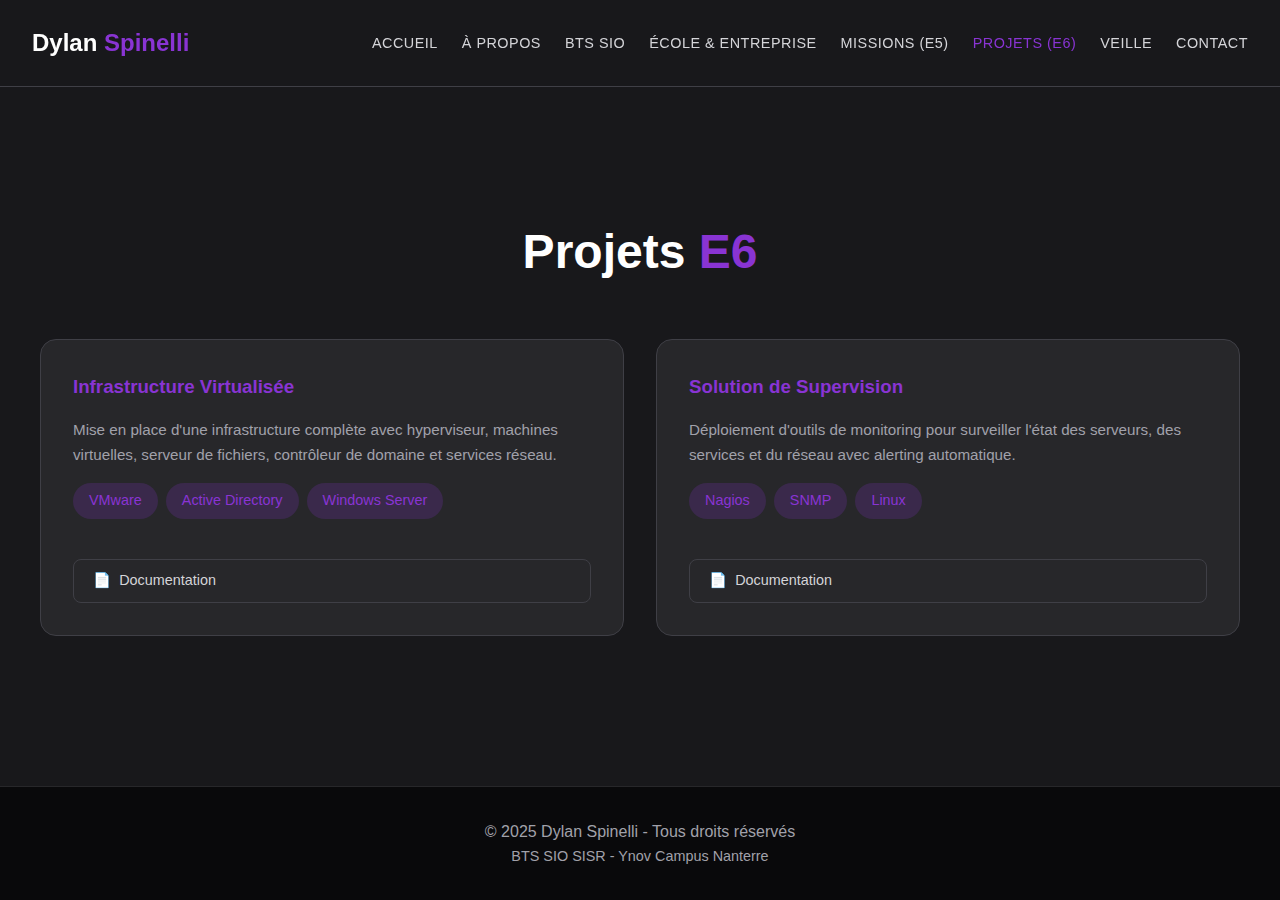
<file: projets.html>
<!DOCTYPE html>
<html lang="fr">
<head>
    <meta charset="UTF-8">
    <meta name="viewport" content="width=device-width, initial-scale=1.0">
    <title>Projets E6 - Dylan Spinelli</title>
    <link rel="stylesheet" href="style.css">
</head>
<body>
    <nav>
        <div class="nav-container">
            <div class="logo"><span class="logo-white">Dylan</span><span class="logo-green"> Spinelli</span></div>
            <ul class="nav-links">
                <li><a href="index.html">Accueil</a></li>
                <li><a href="apropos.html">À Propos</a></li>
                <li><a href="bts.html">BTS SIO</a></li>
                <li><a href="parcours.html">École & Entreprise</a></li>
                <li><a href="missions.html">Missions (E5)</a></li>
                <li><a href="projets.html" class="active">Projets (E6)</a></li>
                <li><a href="veille.html">Veille</a></li>
                <li><a href="contact.html">Contact</a></li>
            </ul>
        </div>
    </nav>

    <main>
        <div class="container">
            <h2>Projets <span class="highlight">E6</span></h2>
            <div class="grid-2">
                <div class="card">
                    <h3>Infrastructure Virtualisée</h3>
                    <p class="card-desc">Mise en place d'une infrastructure complète avec hyperviseur, machines virtuelles, serveur de fichiers, contrôleur de domaine et services réseau.</p>
                    <div class="tags">
                        <span class="tag">VMware</span>
                        <span class="tag">Active Directory</span>
                        <span class="tag">Windows Server</span>
                    </div>
                    <a href="#" target="_blank" class="btn-doc">Documentation</a>
                </div>
                <div class="card">
                    <h3>Solution de Supervision</h3>
                    <p class="card-desc">Déploiement d'outils de monitoring pour surveiller l'état des serveurs, des services et du réseau avec alerting automatique.</p>
                    <div class="tags">
                        <span class="tag">Nagios</span>
                        <span class="tag">SNMP</span>
                        <span class="tag">Linux</span>
                    </div>
                    <a href="#" target="_blank" class="btn-doc">Documentation</a>
                </div>
            </div>
        </div>
    </main>

    <footer>
        <p>© 2025 Dylan Spinelli - Tous droits réservés</p>
        <p class="footer-small">BTS SIO SISR - Ynov Campus Nanterre</p>
    </footer>
</body>
</html>
</file>
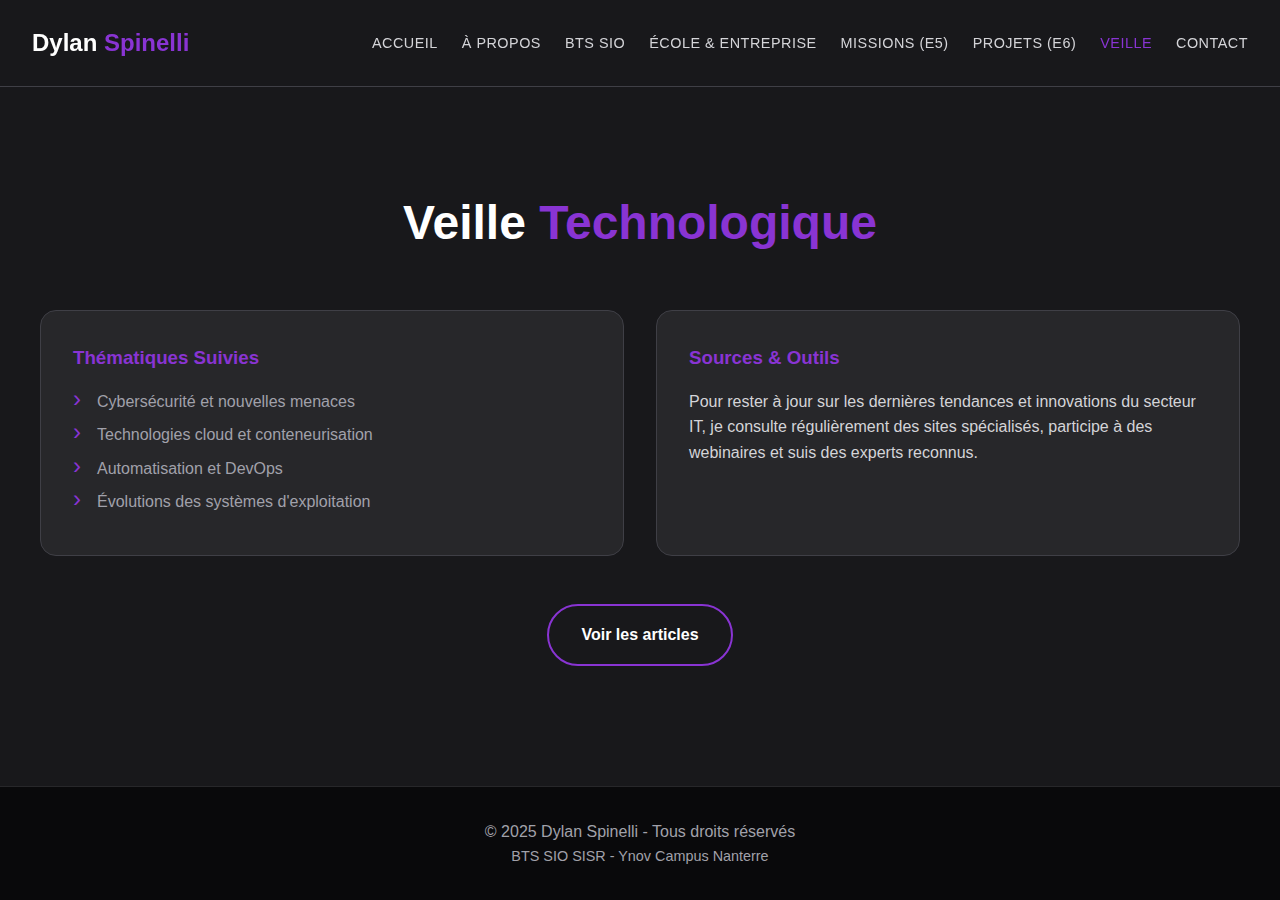
<file: veille.html>
<!DOCTYPE html>
<html lang="fr">
<head>
    <meta charset="UTF-8">
    <meta name="viewport" content="width=device-width, initial-scale=1.0">
    <title>Veille Technologique - Dylan Spinelli</title>
    <link rel="stylesheet" href="style.css">
</head>
<body>
    <nav>
        <div class="nav-container">
            <div class="logo"><span class="logo-white">Dylan</span><span class="logo-green"> Spinelli</span></div>
            <ul class="nav-links">
                <li><a href="index.html">Accueil</a></li>
                <li><a href="apropos.html">À Propos</a></li>
                <li><a href="bts.html">BTS SIO</a></li>
                <li><a href="parcours.html">École & Entreprise</a></li>
                <li><a href="missions.html">Missions (E5)</a></li>
                <li><a href="projets.html">Projets (E6)</a></li>
                <li><a href="veille.html" class="active">Veille</a></li>
                <li><a href="contact.html">Contact</a></li>
            </ul>
        </div>
    </nav>

    <main>
        <div class="container">
            <h2>Veille <span class="highlight">Technologique</span></h2>
            <div class="grid-2">
                <div class="card">
                    <h3>Thématiques Suivies</h3>
                    <ul>
                        <li>Cybersécurité et nouvelles menaces</li>
                        <li>Technologies cloud et conteneurisation</li>
                        <li>Automatisation et DevOps</li>
                        <li>Évolutions des systèmes d'exploitation</li>
                    </ul>
                </div>
                <div class="card">
                    <h3>Sources & Outils</h3>
                    <p class="text-gray">Pour rester à jour sur les dernières tendances et innovations du secteur IT, je consulte régulièrement des sites spécialisés, participe à des webinaires et suis des experts reconnus.</p>
                </div>
            </div>
            
            <div style="text-align: center; margin-top: 3rem;">
                <a href="#" target="_blank" class="btn-secondary">Voir les articles</a>
            </div>
        </div>
    </main>

    <footer>
        <p>© 2025 Dylan Spinelli - Tous droits réservés</p>
        <p class="footer-small">BTS SIO SISR - Ynov Campus Nanterre</p>
    </footer>
</body>
</html>
</file>
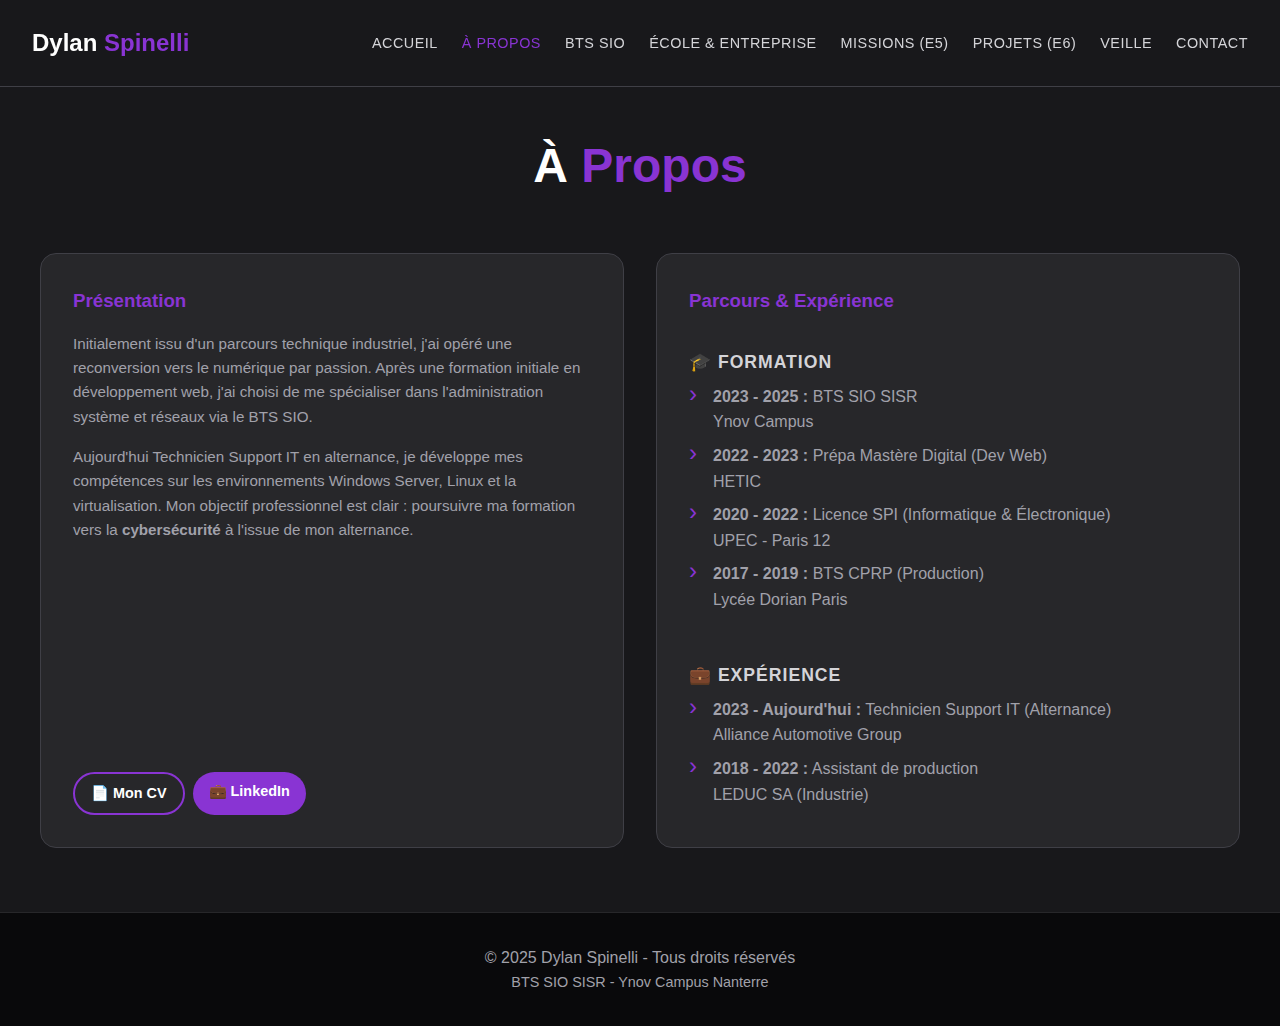
<file: Portefolio/apropos.html>
<!DOCTYPE html>
<html lang="fr">
<head>
    <meta charset="UTF-8">
    <meta name="viewport" content="width=device-width, initial-scale=1.0">
    <title>À Propos - Dylan Spinelli</title>
    <link rel="stylesheet" href="style.css">
</head>
<body>
    <nav>
        <div class="nav-container">
            <div class="logo"><span class="logo-white">Dylan</span><span class="logo-green"> Spinelli</span></div>
            <ul class="nav-links">
                <li><a href="index.html">Accueil</a></li>
                <li><a href="apropos.html" class="active">À Propos</a></li>
                <li><a href="bts.html">BTS SIO</a></li>
                <li><a href="parcours.html">École & Entreprise</a></li>
                <li><a href="missions.html">Missions (E5)</a></li>
                <li><a href="projets.html">Projets (E6)</a></li>
                <li><a href="veille.html">Veille</a></li>
                <li><a href="contact.html">Contact</a></li>
            </ul>
        </div>
    </nav>

    <main>
        <div class="container">
            <h2>À <span class="highlight">Propos</span></h2>
            <div class="grid-2">
                
                <div class="card">
                    <h3>Présentation</h3>
                    <p class="card-desc">
                        Initialement issu d'un parcours technique industriel, j'ai opéré une reconversion vers le numérique par passion. Après une formation initiale en développement web, j'ai choisi de me spécialiser dans l'administration système et réseaux via le BTS SIO.
                    </p>
                    <p class="card-desc">
                        Aujourd'hui Technicien Support IT en alternance, je développe mes compétences sur les environnements Windows Server, Linux et la virtualisation. Mon objectif professionnel est clair : poursuivre ma formation vers la <strong>cybersécurité</strong> à l'issue de mon alternance.
                    </p>
                    <div style="margin-top: auto; display: flex; gap: 0.5rem; flex-wrap: wrap;">
                        <a href="CV_alternant_Dylan_SPINELLI_Technicien_Support_IT.pdf" target="_blank" class="btn-secondary btn-small">📄 Mon CV</a>
                        <a href="https://www.linkedin.com/in/dylanspinelli/" target="_blank" class="btn-primary btn-small">💼 LinkedIn</a>
                    </div>
                </div>

                <div class="card">
                    <h3>Parcours & Expérience</h3>
                    
                    <h4>🎓 Formation</h4>
                    <ul style="margin-bottom: 1.5rem;">
                        <li>
                            <strong>2023 - 2025 :</strong> BTS SIO SISR<br>
                            <span class="text-light-gray">Ynov Campus</span>
                        </li>
                        <li>
                            <strong>2022 - 2023 :</strong> Prépa Mastère Digital (Dev Web)<br>
                            <span class="text-light-gray">HETIC </span>
                        </li>
                        <li>
                            <strong>2020 - 2022 :</strong> Licence SPI (Informatique & Électronique)<br>
                            <span class="text-light-gray">UPEC - Paris 12 </span>
                        </li>
                        <li>
                            <strong>2017 - 2019 :</strong> BTS CPRP (Production)<br>
                            <span class="text-light-gray">Lycée Dorian Paris </span>
                        </li>
                    </ul>

                    <h4>💼 Expérience</h4>
                    <ul>
                        <li>
                            <strong>2023 - Aujourd'hui :</strong> Technicien Support IT (Alternance)<br>
                            <span class="text-light-gray">Alliance Automotive Group</span>
                        </li>
                        <li>
                            <strong>2018 - 2022 :</strong> Assistant de production<br>
                            <span class="text-light-gray">LEDUC SA (Industrie) </span>
                        </li>
                    </ul>
                </div>

            </div>
        </div>
    </main>

    <footer>
        <p>© 2025 Dylan Spinelli - Tous droits réservés</p>
        <p class="footer-small">BTS SIO SISR - Ynov Campus Nanterre</p>
    </footer>
</body>
</html>
</file>
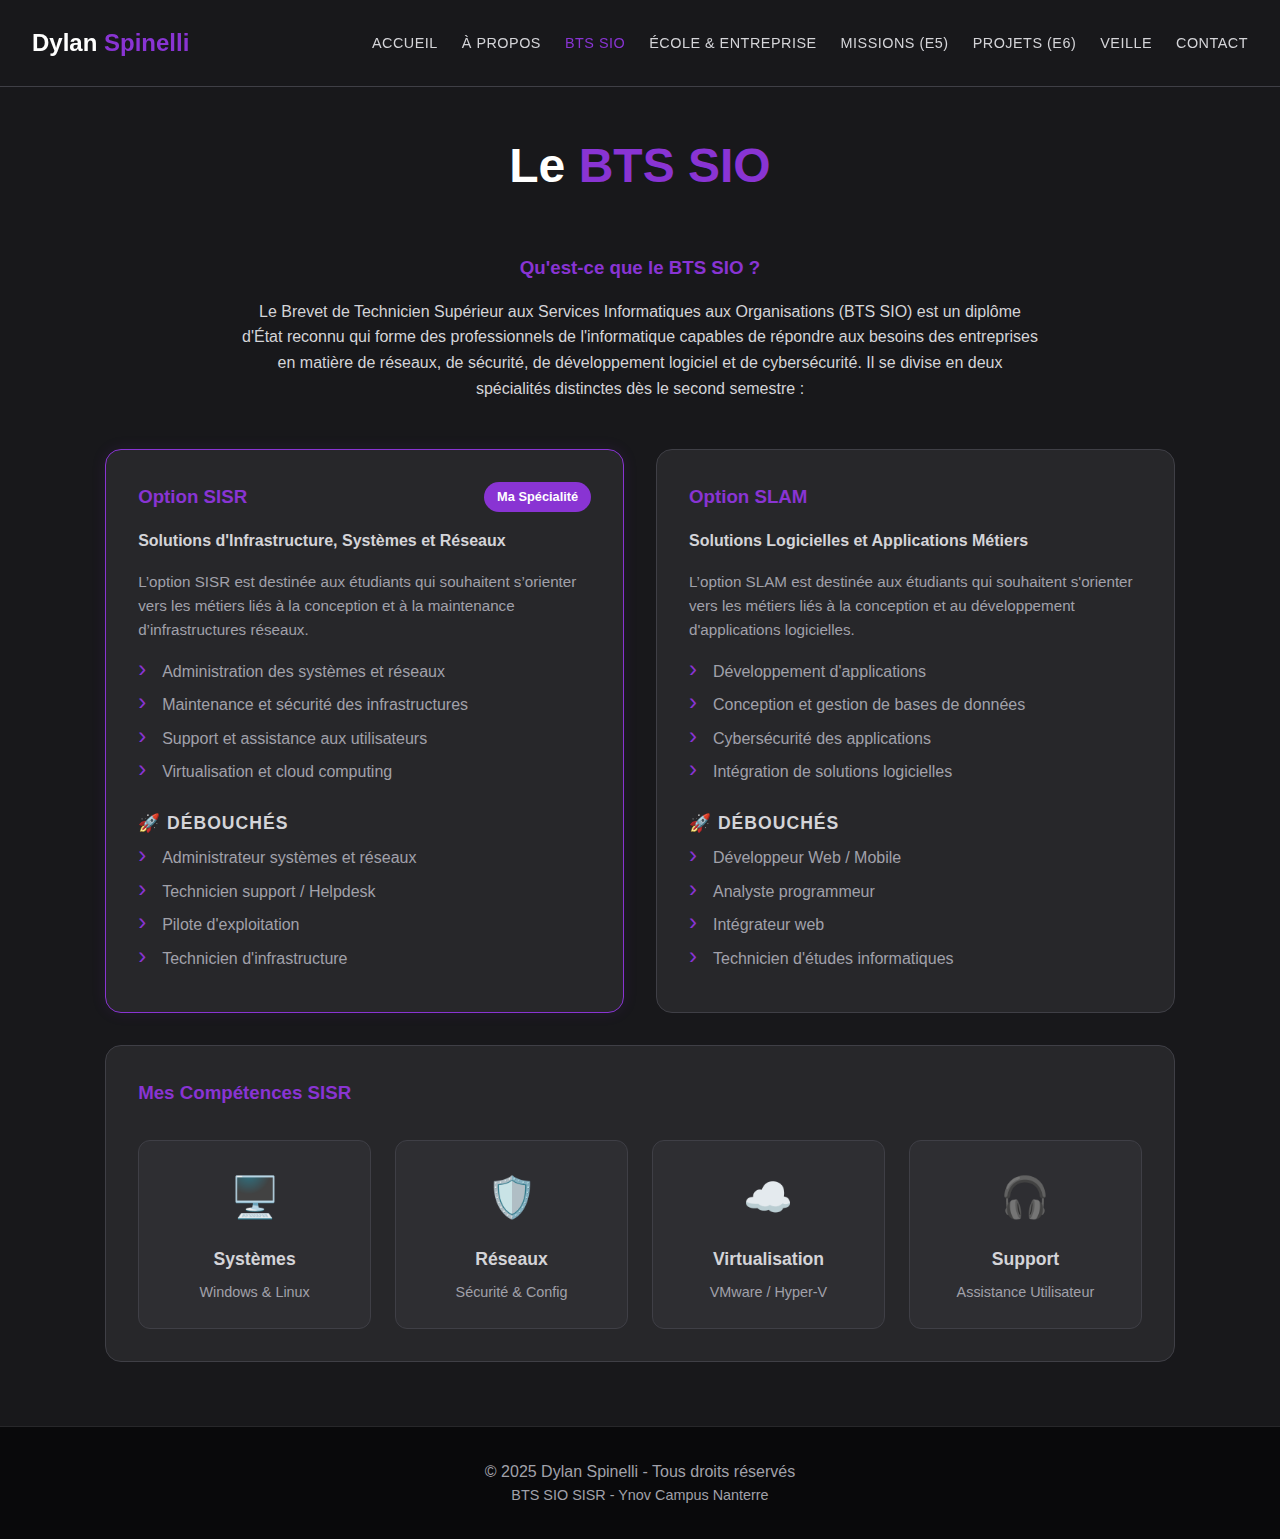
<file: Portefolio/bts.html>
<!DOCTYPE html>
<html lang="fr">
  <head>
    <meta charset="UTF-8" />
    <meta name="viewport" content="width=device-width, initial-scale=1.0" />
    <title>BTS SIO - Dylan Spinelli</title>
    <link rel="stylesheet" href="style.css" />
  </head>
  <body>
    <nav>
      <div class="nav-container">
        <div class="logo">
          <span class="logo-white">Dylan</span
          ><span class="logo-green"> Spinelli</span>
        </div>
        <ul class="nav-links">
          <li><a href="index.html">Accueil</a></li>
          <li><a href="apropos.html">À Propos</a></li>
          <li><a href="bts.html" class="active">BTS SIO</a></li>
          <li><a href="parcours.html">École & Entreprise</a></li>
          <li><a href="missions.html">Missions (E5)</a></li>
          <li><a href="projets.html">Projets (E6)</a></li>
          <li><a href="veille.html">Veille</a></li>
          <li><a href="contact.html">Contact</a></li>
        </ul>
      </div>
    </nav>

    <main>
      <section id="bts">
        <div class="container">
          <h2>Le <span class="highlight">BTS SIO</span></h2>

          <div
            style="
              text-align: center;
              max-width: 800px;
              margin: 0 auto 3rem auto;
            "
          >
            <h3>Qu'est-ce que le BTS SIO ?</h3>
            <p class="text-gray">
              Le Brevet de Technicien Supérieur aux Services Informatiques aux
              Organisations (BTS SIO) est un diplôme d'État reconnu qui forme
              des professionnels de l'informatique capables de répondre aux
              besoins des entreprises en matière de réseaux, de sécurité, de
              développement logiciel et de cybersécurité. Il se divise en deux
              spécialités distinctes dès le second semestre :
            </p>
          </div>

          <div class="grid-2" style="margin-bottom: 2rem">
            <div
              class="card"
              style="
                border: 1px solid #8934d3;
                box-shadow: 0 0 15px rgba(137, 52, 211, 0.1);
              "
            >
              <div
                style="
                  display: flex;
                  justify-content: space-between;
                  align-items: center;
                  margin-bottom: 1rem;
                "
              >
                <h3 style="margin-bottom: 0">Option SISR</h3>
                <span
                  style="
                    background-color: #8934d3;
                    color: white;
                    padding: 0.3rem 0.8rem;
                    border-radius: 50px;
                    font-size: 0.8rem;
                    font-weight: bold;
                  "
                  >Ma Spécialité</span
                >
              </div>
              <p class="card-subtitle">
                Solutions d'Infrastructure, Systèmes et Réseaux
              </p>
              <p class="card-desc">
                L’option SISR est destinée aux étudiants qui souhaitent
                s’orienter vers les métiers liés à la conception et à la
                maintenance d’infrastructures réseaux.
              </p>
              <ul>
                <li>Administration des systèmes et réseaux</li>
                <li>Maintenance et sécurité des infrastructures</li>
                <li>Support et assistance aux utilisateurs</li>
                <li>Virtualisation et cloud computing</li>
              </ul>
              <h4>🚀 Débouchés</h4>
              <ul>
                <li>Administrateur systèmes et réseaux</li>
                <li>Technicien support / Helpdesk</li>
                <li>Pilote d'exploitation</li>
                <li>Technicien d'infrastructure</li>
              </ul>
            </div>

            <div class="card">
              <h3>Option SLAM</h3>
              <p class="card-subtitle">
                Solutions Logicielles et Applications Métiers
              </p>
              <p class="card-desc">
                L’option SLAM est destinée aux étudiants qui souhaitent
                s'orienter vers les métiers liés à la conception et au
                développement d'applications logicielles.
              </p>
              <ul>
                <li>Développement d'applications</li>
                <li>Conception et gestion de bases de données</li>
                <li>Cybersécurité des applications</li>
                <li>Intégration de solutions logicielles</li>
              </ul>
              <h4>🚀 Débouchés</h4>
              <ul>
                <li>Développeur Web / Mobile</li>
                <li>Analyste programmeur</li>
                <li>Intégrateur web</li>
                <li>Technicien d'études informatiques</li>
              </ul>
            </div>
          </div>

          <div class="card">
            <h3>Mes Compétences SISR</h3>
            <div class="skills-grid">
              <div class="skill-item">
                <div class="skill-icon">🖥️</div>
                <div class="skill-title">Systèmes</div>
                <p style="font-size: 0.9rem; color: #a1a1aa">Windows & Linux</p>
              </div>

              <div class="skill-item">
                <div class="skill-icon">🛡️</div>
                <div class="skill-title">Réseaux</div>
                <p style="font-size: 0.9rem; color: #a1a1aa">
                  Sécurité & Config
                </p>
              </div>

              <div class="skill-item">
                <div class="skill-icon">☁️</div>
                <div class="skill-title">Virtualisation</div>
                <p style="font-size: 0.9rem; color: #a1a1aa">
                  VMware / Hyper-V
                </p>
              </div>

              <div class="skill-item">
                <div class="skill-icon">🎧</div>
                <div class="skill-title">Support</div>
                <p style="font-size: 0.9rem; color: #a1a1aa">
                  Assistance Utilisateur
                </p>
              </div>
            </div>
          </div>
        </div>
      </section>
    </main>

    <footer>
      <p>© 2025 Dylan Spinelli - Tous droits réservés</p>
      <p class="footer-small">BTS SIO SISR - Ynov Campus Nanterre</p>
    </footer>
  </body>
</html>
</file>
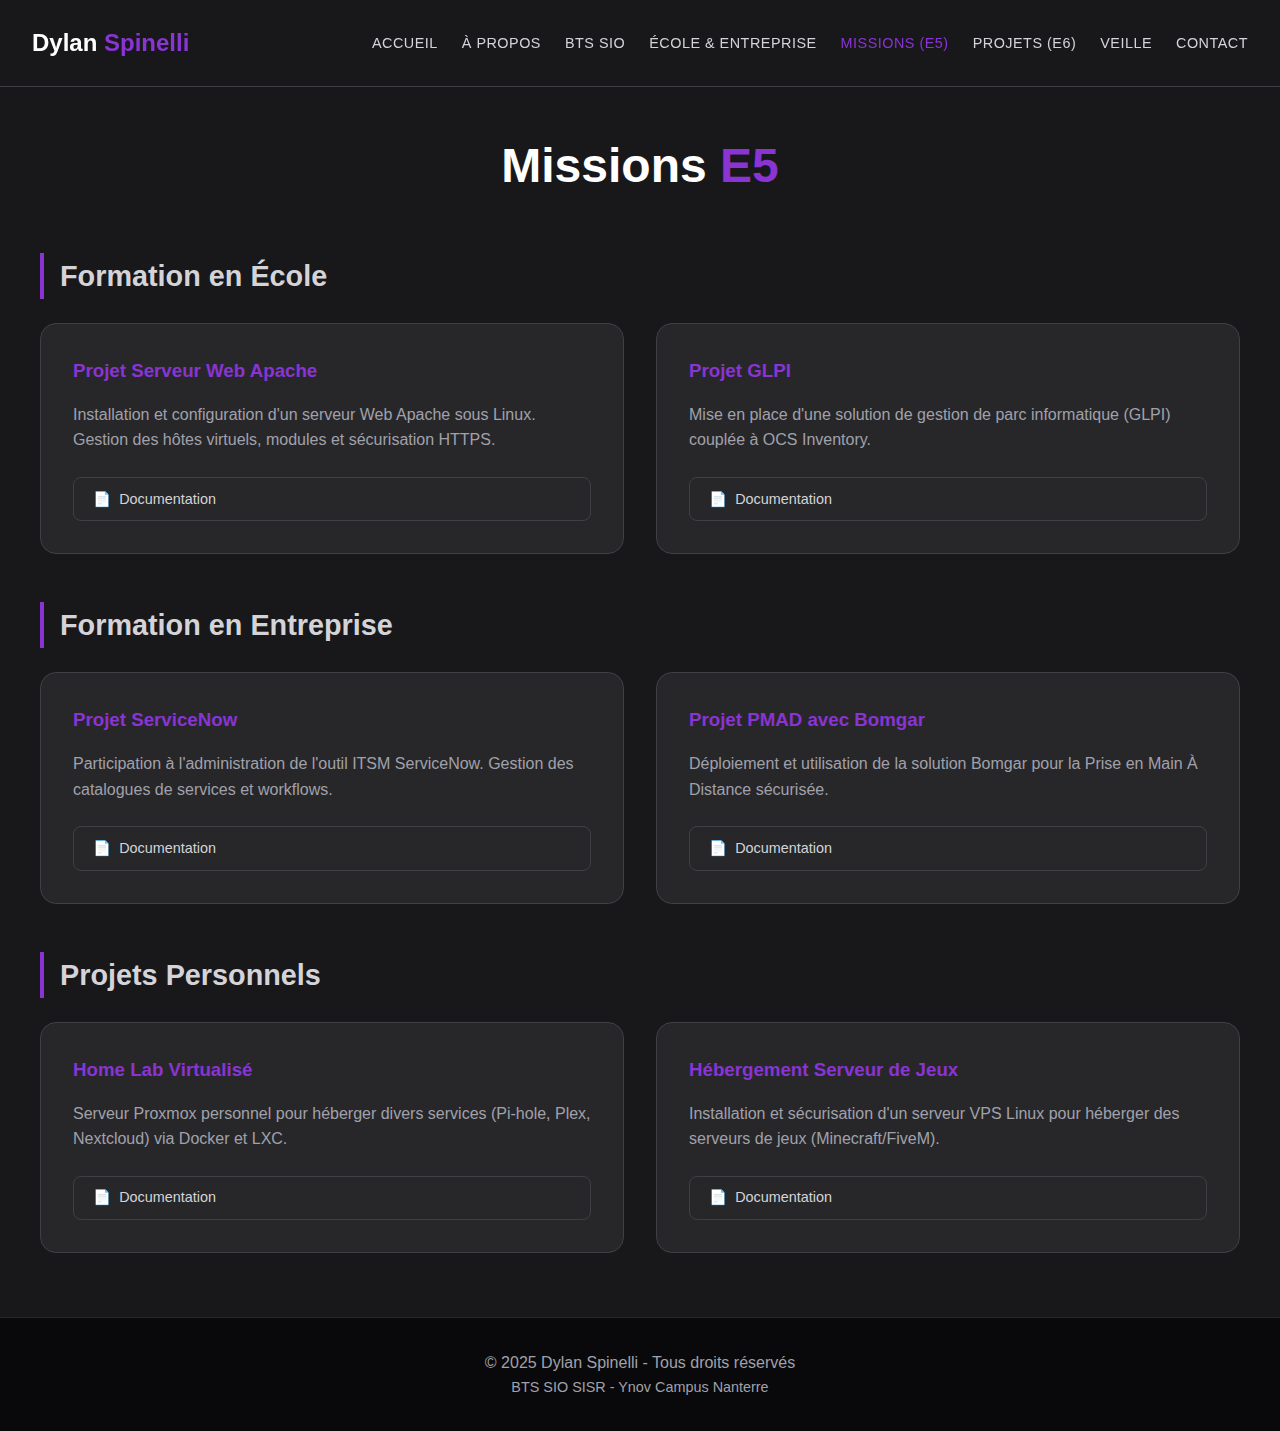
<file: Portefolio/missions.html>
<!DOCTYPE html>
<html lang="fr">
<head>
    <meta charset="UTF-8">
    <meta name="viewport" content="width=device-width, initial-scale=1.0">
    <title>Missions E5 - Dylan Spinelli</title>
    <link rel="stylesheet" href="style.css">
</head>
<body>
    <nav>
        <div class="nav-container">
            <div class="logo"><span class="logo-white">Dylan</span><span class="logo-green"> Spinelli</span></div>
            <ul class="nav-links">
                <li><a href="index.html">Accueil</a></li>
                <li><a href="apropos.html">À Propos</a></li>
                <li><a href="bts.html">BTS SIO</a></li>
                <li><a href="parcours.html">École & Entreprise</a></li>
                <li><a href="missions.html" class="active">Missions (E5)</a></li>
                <li><a href="projets.html">Projets (E6)</a></li>
                <li><a href="veille.html">Veille</a></li>
                <li><a href="contact.html">Contact</a></li>
            </ul>
        </div>
    </nav>

    <main>
        <div class="container">
            <h2>Missions <span class="highlight">E5</span></h2>
            
            <h3 class="subsection-title">Formation en École</h3>
            <div class="grid-2">
                <div class="card">
                    <h3>Projet Serveur Web Apache</h3>
                    <p class="text-light-gray" style="flex-grow: 1;">Installation et configuration d'un serveur Web Apache sous Linux. Gestion des hôtes virtuels, modules et sécurisation HTTPS.</p>
                    <a href="#" target="_blank" class="btn-doc">Documentation</a>
                </div>
                <div class="card">
                    <h3>Projet GLPI</h3>
                    <p class="text-light-gray" style="flex-grow: 1;">Mise en place d'une solution de gestion de parc informatique (GLPI) couplée à OCS Inventory.</p>
                    <a href="#" target="_blank" class="btn-doc">Documentation</a>
                </div>
            </div>

            <div style="margin-top: 3rem;"></div>

            <h3 class="subsection-title">Formation en Entreprise</h3>
            <div class="grid-2">
                <div class="card">
                    <h3>Projet ServiceNow</h3>
                    <p class="text-light-gray" style="flex-grow: 1;">Participation à l'administration de l'outil ITSM ServiceNow. Gestion des catalogues de services et workflows.</p>
                    <a href="#" target="_blank" class="btn-doc">Documentation</a>
                </div>
                <div class="card">
                    <h3>Projet PMAD avec Bomgar</h3>
                    <p class="text-light-gray" style="flex-grow: 1;">Déploiement et utilisation de la solution Bomgar pour la Prise en Main À Distance sécurisée.</p>
                    <a href="#" target="_blank" class="btn-doc">Documentation</a>
                </div>
            </div>

            <div style="margin-top: 3rem;"></div>

            <h3 class="subsection-title">Projets Personnels</h3>
            <div class="grid-2">
                <div class="card">
                    <h3>Home Lab Virtualisé</h3>
                    <p class="text-light-gray" style="flex-grow: 1;">Serveur Proxmox personnel pour héberger divers services (Pi-hole, Plex, Nextcloud) via Docker et LXC.</p>
                    <a href="#" target="_blank" class="btn-doc">Documentation</a>
                </div>
                <div class="card">
                    <h3>Hébergement Serveur de Jeux</h3>
                    <p class="text-light-gray" style="flex-grow: 1;">Installation et sécurisation d'un serveur VPS Linux pour héberger des serveurs de jeux (Minecraft/FiveM).</p>
                    <a href="#" target="_blank" class="btn-doc">Documentation</a>
                </div>
            </div>
        </div>
    </main>

    <footer>
        <p>© 2025 Dylan Spinelli - Tous droits réservés</p>
        <p class="footer-small">BTS SIO SISR - Ynov Campus Nanterre</p>
    </footer>
</body>
</html>
</file>
<file: style.css>
/* style.css */
* {
    margin: 0;
    padding: 0;
    box-sizing: border-box;
}

html {
    scroll-behavior: smooth;
}

body {
    font-family: -apple-system, BlinkMacSystemFont, 'Segoe UI', Roboto, Oxygen, Ubuntu, Cantarell, sans-serif;
    background-color: #18181b;
    color: #ffffff;
    line-height: 1.6;
    display: flex;
    flex-direction: column;
    min-height: 100vh;
}

/* Navigation */
nav {
    position: fixed;
    top: 0;
    width: 100%;
    background-color: rgba(24, 24, 27, 0.95);
    backdrop-filter: blur(10px);
    z-index: 1000;
    border-bottom: 1px solid #3f3f46;
}

.nav-container {
    max-width: 1280px;
    margin: 0 auto;
    padding: 1.5rem 2rem;
    display: flex;
    justify-content: space-between;
    align-items: center;
}

.logo { font-size: 1.5rem; font-weight: bold; }
.logo-white { color: #ffffff; }
.logo-green { color: #8934d3; }

.nav-links {
    display: flex;
    gap: 1.5rem;
    list-style: none;
}

.nav-links a {
    color: #d4d4d8;
    text-decoration: none;
    font-size: 0.9rem;
    transition: color 0.3s;
    text-transform: uppercase;
    font-weight: 500;
    letter-spacing: 0.5px;
}

.nav-links a:hover, .nav-links a.active {
    color: #8934d3;
}

/* Layout général */
main {
    flex: 1;
    padding: 8rem 2rem 4rem 2rem; /* Marge pour la nav fixe */
    display: flex;
    align-items: center;
    justify-content: center;
    flex-direction: column;
}

.container {
    max-width: 1200px;
    width: 100%;
}

h2 {
    font-size: 3rem;
    margin-bottom: 3rem;
    text-align: center;
}

h3 { color: #8934d3; margin-bottom: 1rem; }
h4 {
    color: #d4d4d8;
    font-size: 1.1rem;
    margin-top: 1rem;
    margin-bottom: 0.5rem;
    text-transform: uppercase;
    letter-spacing: 1px;
}

.highlight { color: #8934d3; }
.text-gray { color: #d4d4d8; margin-bottom: 1rem; }
.text-light-gray { color: #a1a1aa; }
.subsection-title {
    font-size: 1.8rem;
    color: #d4d4d8;
    margin-bottom: 1.5rem;
    padding-left: 1rem;
    border-left: 4px solid #8934d3;
    margin-top: 1rem;
}

/* Accueil Hero */
.hero-title { font-size: 4rem; margin-bottom: 1.5rem; text-align: center;}
.hero-subtitle { font-size: 1.5rem; color: #d4d4d8; margin-bottom: 1rem; text-align: center;}

/* Boutons */
.button-group { display: flex; gap: 1rem; justify-content: center; flex-wrap: wrap; margin-top: 2rem; }

.btn-primary {
    padding: 1rem 2rem;
    background-color: #8934d3;
    color: white;
    text-decoration: none;
    border-radius: 50px;
    font-weight: 600;
    transition: all 0.3s;
    display: inline-block;
}
.btn-primary:hover { background-color: #7028ad; transform: scale(1.05); }

.btn-secondary {
    padding: 1rem 2rem;
    border: 2px solid #8934d3;
    color: white;
    text-decoration: none;
    border-radius: 50px;
    font-weight: 600;
    transition: all 0.3s;
    display: inline-block;
}
.btn-secondary:hover { background-color: rgba(137, 52, 211, 0.2); }

.btn-small { padding: 0.5rem 1rem; font-size: 0.9rem; }

.btn-doc {
    display: inline-flex; align-items: center; margin-top: 1.5rem;
    padding: 0.6rem 1.2rem; background-color: transparent;
    border: 1px solid #3f3f46; color: #d4d4d8; border-radius: 8px;
    text-decoration: none; font-size: 0.9rem; transition: all 0.3s;
}
.btn-doc:hover { border-color: #8934d3; color: #8934d3; background-color: rgba(137, 52, 211, 0.1); }
.btn-doc::before { content: "📄"; margin-right: 0.5rem; }

/* Grilles et Cartes */
.grid-2 { display: grid; grid-template-columns: repeat(auto-fit, minmax(300px, 1fr)); gap: 2rem; }
.card {
    background-color: #27272a;
    padding: 2rem;
    border-radius: 1rem;
    border: 1px solid #3f3f46;
    transition: border-color 0.3s;
    height: 100%;
    display: flex;
    flex-direction: column;
}
.card:hover { border-color: #8934d3; }
.card-subtitle { color: #d4d4d8; margin-bottom: 1rem; font-weight: bold; }
.card-desc { color: #a1a1aa; margin-bottom: 1rem; font-size: 0.95rem; }
.card ul { list-style: none; margin-bottom: auto; }
.card li { color: #a1a1aa; margin-bottom: 0.5rem; padding-left: 1.5rem; position: relative; }
.card li::before { content: "›"; position: absolute; left: 0; color: #8934d3; font-size: 1.5rem; line-height: 1; top: -2px; }

/* Compétences */
.skills-grid { display: grid; grid-template-columns: repeat(auto-fit, minmax(180px, 1fr)); gap: 1.5rem; margin-top: 1rem; }
.skill-item {
    background-color: rgba(63, 63, 70, 0.3); border: 1px solid #3f3f46;
    border-radius: 12px; padding: 1.5rem; text-align: center;
    transition: all 0.3s ease; display: flex; flex-direction: column; align-items: center; gap: 0.5rem;
}
.skill-item:hover { border-color: #8934d3; transform: translateY(-5px); background-color: rgba(137, 52, 211, 0.1); }
.skill-icon { font-size: 2.5rem; margin-bottom: 0.5rem; }
.skill-title { color: #d4d4d8; font-weight: 600; font-size: 1.1rem; }

/* Icons & Tags */
.icon-box {
    width: 64px; height: 64px; background-color: rgba(137, 52, 211, 0.2);
    border-radius: 50%; display: flex; align-items: center; justify-content: center;
    font-size: 2rem; margin-bottom: 1.5rem;
}
.tags { display: flex; gap: 0.5rem; flex-wrap: wrap; margin-bottom: 1rem; }
.tag {
    padding: 0.4rem 1rem; background-color: rgba(137, 52, 211, 0.2);
    color: #8934d3; border-radius: 50px; font-size: 0.9rem;
}

/* Formulaire */
.form-container {
    max-width: 600px; width: 100%; background-color: #27272a;
    padding: 2.5rem; border-radius: 1rem; border: 1px solid #3f3f46;
}
.form-group { margin-bottom: 1.5rem; }
.form-label { display: block; color: #d4d4d8; margin-bottom: 0.5rem; font-weight: 500; }
.form-input, .form-textarea {
    width: 100%; padding: 0.8rem; background-color: #18181b;
    border: 1px solid #3f3f46; border-radius: 8px; color: white;
    font-family: inherit; transition: border-color 0.3s;
}
.form-input:focus, .form-textarea:focus { outline: none; border-color: #8934d3; }
.form-btn {
    width: 100%; padding: 1rem; background-color: #8934d3;
    color: white; border: none; border-radius: 8px; font-weight: 600;
    cursor: pointer; transition: background-color 0.3s; font-size: 1rem;
}
.form-btn:hover { background-color: #7028ad; }

/* Footer */
footer {
    background-color: #09090b; padding: 2rem; text-align: center;
    color: #a1a1aa; border-top: 1px solid #27272a; margin-top: auto;
}
.footer-small { font-size: 0.9rem; }

/* Mobile */
@media (max-width: 900px) {
    .nav-links { display: none; } /* Pour l'instant on cache le menu mobile pour simplifier, idéalement il faudrait du JS */
    .hero-title { font-size: 2.5rem; }
    h2 { font-size: 2rem; }
    main { padding: 6rem 1rem; }
}

/* --- Style Épuré pour la page Parcours --- */

.timeline-layout {
    max-width: 900px;
    margin: 0 auto;
}

.experience-block {
    padding: 0 0 3rem 0;
    margin-bottom: 3rem;
    border-bottom: 1px solid #3f3f46; /* Ligne de séparation fine */
    background-color: transparent; /* Pas de fond gris */
}

/* Enlever la ligne du dernier élément */
.experience-block:last-child {
    border-bottom: none;
    margin-bottom: 0;
}

.exp-logo-container {
    margin-bottom: 1.5rem;
}

/* Titres plus gros pour structurer sans le cadre */
.experience-block h3 {
    font-size: 2rem;
    color: #ffffff; /* Titre en blanc pour bien ressortir */
    margin-bottom: 0.5rem;
}

.experience-block .role {
    font-size: 1.3rem;
    color: #8934d3; /* Le rôle en violet */
    font-weight: 600;
    margin-bottom: 1.5rem;
    display: inline-block;
}

.experience-block h4 {
    color: #d4d4d8;
    text-transform: uppercase;
    font-size: 1rem;
    letter-spacing: 2px;
    margin-top: 2rem;
    margin-bottom: 1rem;
    border-left: 3px solid #8934d3;
    padding-left: 1rem;
}

/* Texte plus aéré */
.experience-block p, .experience-block li {
    font-size: 1.05rem;
    color: #d4d4d8;
    line-height: 1.8;
}
</file>
<file: Portefolio/style.css>
/* style.css */
* {
    margin: 0;
    padding: 0;
    box-sizing: border-box;
}

html {
    scroll-behavior: smooth;
}

body {
    font-family: -apple-system, BlinkMacSystemFont, 'Segoe UI', Roboto, Oxygen, Ubuntu, Cantarell, sans-serif;
    background-color: #18181b;
    color: #ffffff;
    line-height: 1.6;
    display: flex;
    flex-direction: column;
    min-height: 100vh;
}

/* Navigation */
nav {
    position: fixed;
    top: 0;
    width: 100%;
    background-color: rgba(24, 24, 27, 0.95);
    backdrop-filter: blur(10px);
    z-index: 1000;
    border-bottom: 1px solid #3f3f46;
}

.nav-container {
    max-width: 1280px;
    margin: 0 auto;
    padding: 1.5rem 2rem;
    display: flex;
    justify-content: space-between;
    align-items: center;
}

.logo { font-size: 1.5rem; font-weight: bold; }
.logo-white { color: #ffffff; }
.logo-green { color: #8934d3; }

.nav-links {
    display: flex;
    gap: 1.5rem;
    list-style: none;
}

.nav-links a {
    color: #d4d4d8;
    text-decoration: none;
    font-size: 0.9rem;
    transition: color 0.3s;
    text-transform: uppercase;
    font-weight: 500;
    letter-spacing: 0.5px;
}

.nav-links a:hover, .nav-links a.active {
    color: #8934d3;
}

/* Layout général */
main {
    flex: 1;
    padding: 8rem 2rem 4rem 2rem; /* Marge pour la nav fixe */
    display: flex;
    align-items: center;
    justify-content: center;
    flex-direction: column;
}

.container {
    max-width: 1200px;
    width: 100%;
}

h2 {
    font-size: 3rem;
    margin-bottom: 3rem;
    text-align: center;
}

h3 { color: #8934d3; margin-bottom: 1rem; }
h4 {
    color: #d4d4d8;
    font-size: 1.1rem;
    margin-top: 1rem;
    margin-bottom: 0.5rem;
    text-transform: uppercase;
    letter-spacing: 1px;
}

.highlight { color: #8934d3; }
.text-gray { color: #d4d4d8; margin-bottom: 1rem; }
.text-light-gray { color: #a1a1aa; }
.subsection-title {
    font-size: 1.8rem;
    color: #d4d4d8;
    margin-bottom: 1.5rem;
    padding-left: 1rem;
    border-left: 4px solid #8934d3;
    margin-top: 1rem;
}

/* Accueil Hero */
.hero-title { font-size: 4rem; margin-bottom: 1.5rem; text-align: center;}
.hero-subtitle { font-size: 1.5rem; color: #d4d4d8; margin-bottom: 1rem; text-align: center;}

/* Boutons */
.button-group { display: flex; gap: 1rem; justify-content: center; flex-wrap: wrap; margin-top: 2rem; }

.btn-primary {
    padding: 1rem 2rem;
    background-color: #8934d3;
    color: white;
    text-decoration: none;
    border-radius: 50px;
    font-weight: 600;
    transition: all 0.3s;
    display: inline-block;
}
.btn-primary:hover { background-color: #7028ad; transform: scale(1.05); }

.btn-secondary {
    padding: 1rem 2rem;
    border: 2px solid #8934d3;
    color: white;
    text-decoration: none;
    border-radius: 50px;
    font-weight: 600;
    transition: all 0.3s;
    display: inline-block;
}
.btn-secondary:hover { background-color: rgba(137, 52, 211, 0.2); }

.btn-small { padding: 0.5rem 1rem; font-size: 0.9rem; }

.btn-doc {
    display: inline-flex; align-items: center; margin-top: 1.5rem;
    padding: 0.6rem 1.2rem; background-color: transparent;
    border: 1px solid #3f3f46; color: #d4d4d8; border-radius: 8px;
    text-decoration: none; font-size: 0.9rem; transition: all 0.3s;
}
.btn-doc:hover { border-color: #8934d3; color: #8934d3; background-color: rgba(137, 52, 211, 0.1); }
.btn-doc::before { content: "📄"; margin-right: 0.5rem; }

/* Grilles et Cartes */
.grid-2 { display: grid; grid-template-columns: repeat(auto-fit, minmax(300px, 1fr)); gap: 2rem; }
.card {
    background-color: #27272a;
    padding: 2rem;
    border-radius: 1rem;
    border: 1px solid #3f3f46;
    transition: border-color 0.3s;
    height: 100%;
    display: flex;
    flex-direction: column;
}
.card:hover { border-color: #8934d3; }
.card-subtitle { color: #d4d4d8; margin-bottom: 1rem; font-weight: bold; }
.card-desc { color: #a1a1aa; margin-bottom: 1rem; font-size: 0.95rem; }
.card ul { list-style: none; margin-bottom: auto; }
.card li { color: #a1a1aa; margin-bottom: 0.5rem; padding-left: 1.5rem; position: relative; }
.card li::before { content: "›"; position: absolute; left: 0; color: #8934d3; font-size: 1.5rem; line-height: 1; top: -2px; }

/* Compétences */
.skills-grid { display: grid; grid-template-columns: repeat(auto-fit, minmax(180px, 1fr)); gap: 1.5rem; margin-top: 1rem; }
.skill-item {
    background-color: rgba(63, 63, 70, 0.3); border: 1px solid #3f3f46;
    border-radius: 12px; padding: 1.5rem; text-align: center;
    transition: all 0.3s ease; display: flex; flex-direction: column; align-items: center; gap: 0.5rem;
}
.skill-item:hover { border-color: #8934d3; transform: translateY(-5px); background-color: rgba(137, 52, 211, 0.1); }
.skill-icon { font-size: 2.5rem; margin-bottom: 0.5rem; }
.skill-title { color: #d4d4d8; font-weight: 600; font-size: 1.1rem; }

/* Icons & Tags */
.icon-box {
    width: 64px; height: 64px; background-color: rgba(137, 52, 211, 0.2);
    border-radius: 50%; display: flex; align-items: center; justify-content: center;
    font-size: 2rem; margin-bottom: 1.5rem;
}
.tags { display: flex; gap: 0.5rem; flex-wrap: wrap; margin-bottom: 1rem; }
.tag {
    padding: 0.4rem 1rem; background-color: rgba(137, 52, 211, 0.2);
    color: #8934d3; border-radius: 50px; font-size: 0.9rem;
}

/* Formulaire */
.form-container {
    max-width: 600px; width: 100%; background-color: #27272a;
    padding: 2.5rem; border-radius: 1rem; border: 1px solid #3f3f46;
}
.form-group { margin-bottom: 1.5rem; }
.form-label { display: block; color: #d4d4d8; margin-bottom: 0.5rem; font-weight: 500; }
.form-input, .form-textarea {
    width: 100%; padding: 0.8rem; background-color: #18181b;
    border: 1px solid #3f3f46; border-radius: 8px; color: white;
    font-family: inherit; transition: border-color 0.3s;
}
.form-input:focus, .form-textarea:focus { outline: none; border-color: #8934d3; }
.form-btn {
    width: 100%; padding: 1rem; background-color: #8934d3;
    color: white; border: none; border-radius: 8px; font-weight: 600;
    cursor: pointer; transition: background-color 0.3s; font-size: 1rem;
}
.form-btn:hover { background-color: #7028ad; }

/* Footer */
footer {
    background-color: #09090b; padding: 2rem; text-align: center;
    color: #a1a1aa; border-top: 1px solid #27272a; margin-top: auto;
}
.footer-small { font-size: 0.9rem; }

/* Mobile */
@media (max-width: 900px) {
    .nav-links { display: none; } /* Pour l'instant on cache le menu mobile pour simplifier, idéalement il faudrait du JS */
    .hero-title { font-size: 2.5rem; }
    h2 { font-size: 2rem; }
    main { padding: 6rem 1rem; }
}

/* --- Style Épuré pour la page Parcours --- */

.timeline-layout {
    max-width: 900px;
    margin: 0 auto;
}

.experience-block {
    padding: 0 0 3rem 0;
    margin-bottom: 3rem;
    border-bottom: 1px solid #3f3f46; /* Ligne de séparation fine */
    background-color: transparent; /* Pas de fond gris */
}

/* Enlever la ligne du dernier élément */
.experience-block:last-child {
    border-bottom: none;
    margin-bottom: 0;
}

.exp-logo-container {
    margin-bottom: 1.5rem;
}

/* Titres plus gros pour structurer sans le cadre */
.experience-block h3 {
    font-size: 2rem;
    color: #ffffff; /* Titre en blanc pour bien ressortir */
    margin-bottom: 0.5rem;
}

.experience-block .role {
    font-size: 1.3rem;
    color: #8934d3; /* Le rôle en violet */
    font-weight: 600;
    margin-bottom: 1.5rem;
    display: inline-block;
}

.experience-block h4 {
    color: #d4d4d8;
    text-transform: uppercase;
    font-size: 1rem;
    letter-spacing: 2px;
    margin-top: 2rem;
    margin-bottom: 1rem;
    border-left: 3px solid #8934d3;
    padding-left: 1rem;
}

/* Texte plus aéré */
.experience-block p, .experience-block li {
    font-size: 1.05rem;
    color: #d4d4d8;
    line-height: 1.8;
}
</file>
